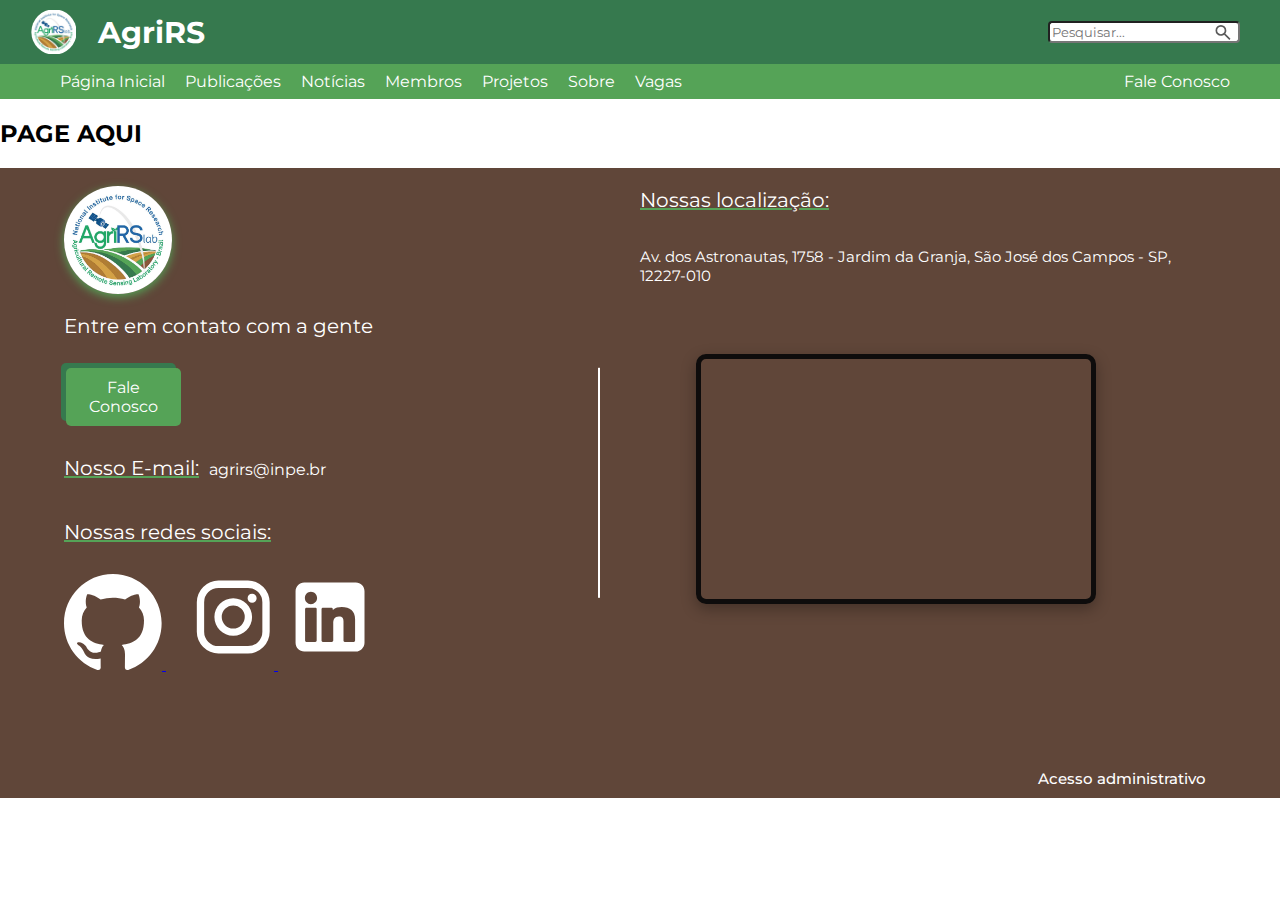
<file: Paginas/HeaderFooter/index.html>
<!DOCTYPE html>
<html lang="pt-BR">
    <head>
        <meta charset="utf-8">
        <title>Notícias AgrRSLAB</title>
        <meta name="viewport" content="width=device-width, initial-scale=1.0"> <!--responsividade-->

        <!-- Linkando o CSS -->
        <link rel="stylesheet" href="style.css">    

        <!-- Importando fontes-->
        <link rel="preconnect" href="https://fonts.googleapis.com">
        <link rel="preconnect" href="https://fonts.gstatic.com" crossorigin>
        <link 
            href="https://fonts.googleapis.com/css2?family=Merriweather:ital,opsz,wdth,wght@0,18..144,87..112,300..900;1,18..144,87..112,300..900&family=Montserrat:ital,wght@0,100..900;1,100..900&display=swap" 
            rel="stylesheet">
      
    
    </head>
    <body>
        <!-- 
        Classe começam com letra minúscula 
        ID com letra  maiúscula 
        Sobretudo tem os mesmos nomes
          -->
        <header>
        <div class="headerTop">
            <img class="imageLogo" src="imagens\logo.png" alt="Logo do site">
            <h1 class="h1HEADER">AgriRS</h1>

            <div class="searchBar">
                <input id="search" class="inputSearch" type="search" placeholder="Pesquisar...">
                <button id="searchBtn" class="searchBtn">
                    <svg 
                    xmlns="http://www.w3.org/2000/svg"
                      height="24px" 
                      viewBox="0 -960 960 960"
                      width="20px" 
                      fill="#5A5A5A">
                      <path 
                      d="M784-120 532-372q-30 24-69 38t-83 14q-109 0-184.5-75.5T120-580q0-109 75.5-184.5T380-840q109 0 184.5 75.5T640-580q0 44-14 83t-38 69l252 252-56 56ZM380-400q75 0 127.5-52.5T560-580q0-75-52.5-127.5T380-760q-75 0-127.5 52.5T200-580q0 75 52.5 127.5T380-400Z"/>
                    </svg>
                </button>
            </div>

        </div>
        <div class="headerBottom">
            <nav id="navHeader" class="navBar">
                <ul class="ulNav">
                    <li><a class="decorationHeaderMenu" href="#">Página Inicial</a></li>
                    <li><a class="decorationHeaderMenu" href="#">Publicações</a></li>
                    <li><a class="decorationHeaderMenu" href="#">Notícias</a></li>
                    <li><a class="decorationHeaderMenu" href="#">Membros</a></li>
                    <li><a class="decorationHeaderMenu" href="#">Projetos</a></li>
                    <li><a class="decorationHeaderMenu" href="#">Sobre</a></li>
                    <li><a class="decorationHeaderMenu" href="#">Vagas</a></li>
                    <li class="item-direita"><a class="decorationHeaderMenu alignFaleConosco" href="#">Fale Conosco</a></li>
                </ul>
            </nav>
        </div>   
        </header>

        <main>
            
        <h2> PAGE AQUI</h2>
       

        </main>

        <footer>
       <div id="FooterDad" class="footerDad">
            <div id="FooterSectionOne" class="footerSection">
                <div id="LogoFooterSection" 
                    class="logoFooterSection">
                    <img class="imageLogoFooter" 
                    src="imagens\logo.png" 
                    alt="Logo do site">
                </div>
                <p style="font-size: 20px">Entre em contato com a gente</p>
                <button id="ButtonFooter" class="buttonFooter">Fale Conosco</button>
                <div class="emailLineFooter">
                    <p id="TextFooter" class="textFooter">Nosso E-mail:</p>
                    <p style="font-size: 16px">agrirs@inpe.br</p>
                </div>
               
                <p class="textFooter">Nossas redes sociais:</p>
                <div id="ImagensFooter" class="imagensFooter">   
                    <a 
                    id="GitLink"
                    href="https://www.instagram.com/" 
                    target="_blank" 
                    rel="noopener noreferrer">
                        <svg 
                            width="98" 
                            height="96" 
                            xmlns="http://www.w3.org/2000/svg">
                            <path 
                                fill-rule="evenodd" 
                                clip-rule="evenodd" 
                                d="M48.854 0C21.839 0 0 22 0 49.217c0 21.756 13.993 40.172 33.405 46.69 2.427.49 3.316-1.059 3.316-2.362 0-1.141-.08-5.052-.08-9.127-13.59 2.934-16.42-5.867-16.42-5.867-2.184-5.704-5.42-7.17-5.42-7.17-4.448-3.015.324-3.015.324-3.015 4.934.326 7.523 5.052 7.523 5.052 4.367 7.496 11.404 5.378 14.235 4.074.404-3.178 1.699-5.378 3.074-6.6-10.839-1.141-22.243-5.378-22.243-24.283 0-5.378 1.94-9.778 5.014-13.2-.485-1.222-2.184-6.275.486-13.038 0 0 4.125-1.304 13.426 5.052a46.97 46.97 0 0 1 12.214-1.63c4.125 0 8.33.571 12.213 1.63 9.302-6.356 13.427-5.052 13.427-5.052 2.67 6.763.97 11.816.485 13.038 3.155 3.422 5.015 7.822 5.015 13.2 0 18.905-11.404 23.06-22.324 24.283 1.78 1.548 3.316 4.481 3.316 9.126 0 6.6-.08 11.897-.08 13.526 0 1.304.89 2.853 3.316 2.364 19.412-6.52 33.405-24.935 33.405-46.691C97.707 22 75.788 0 48.854 0z" 
                                fill="#fff"/>
                        </svg>
                    </a>
                    <a 
                    id="LinkIndLink"
                    href="https://www.instagram.com/" 
                    target="_blank" 
                    rel="noopener noreferrer">
                        <svg 
                            fill="#ffffff"  
                            width="108" 
                            height="106" 
                            viewBox="-4 0 32 32" 
                            xmlns="http://www.w3.org/2000/svg">
                         <path d="M20.445 5h-8.891A6.559 6.559 0 0 0 5 11.554v8.891A6.559 6.559 0 0 0 11.554 27h8.891a6.56 6.56 0 0 0 6.554-6.555v-8.891A6.557 6.557 0 0 0 20.445 5zm4.342 15.445a4.343 4.343 0 0 1-4.342 4.342h-8.891a4.341 4.341 0 0 1-4.341-4.342v-8.891a4.34 4.34 0 0 1 4.341-4.341h8.891a4.342 4.342 0 0 1 4.341 4.341l.001 8.891z"/>
                         <path d="M16 10.312c-3.138 0-5.688 2.551-5.688 5.688s2.551 5.688 5.688 5.688 5.688-2.551 5.688-5.688-2.55-5.688-5.688-5.688zm0 9.163a3.475 3.475 0 1 1-.001-6.95 3.475 3.475 0 0 1 .001 6.95zM21.7 8.991a1.363 1.363 0 1 1-1.364 1.364c0-.752.51-1.364 1.364-1.364z"/>
                        </svg>
                    </a>
                    <a 
                    id="InstagramLink"
                    href="https://www.instagram.com/" 
                    target="_blank" 
                    rel="noopener noreferrer">
                        <svg 
                            fill="#ffffff"  
                            width="108" 
                            height="106" 
                            viewBox="-5 0 32 32" 
                            version="1.1" 
                            xmlns="http://www.w3.org/2000/svg">
                            <title>linkedin</title>
                            <path d="M0 8.219v15.563c0 1.469 1.156 2.625 2.625 2.625h15.563c0.719 0 1.406-0.344 1.844-0.781 0.469-0.469 0.781-1.063 0.781-1.844v-15.563c0-1.469-1.156-2.625-2.625-2.625h-15.563c-0.781 0-1.375 0.313-1.844 0.781-0.438 0.438-0.781 1.125-0.781 1.844zM2.813 10.281c0-1 0.813-1.875 1.813-1.875 1.031 0 1.875 0.875 1.875 1.875 0 1.031-0.844 1.844-1.875 1.844-1 0-1.813-0.813-1.813-1.844zM7.844 23.125v-9.531c0-0.219 0.219-0.406 0.375-0.406h2.656c0.375 0 0.375 0.438 0.375 0.719 0.75-0.75 1.719-0.938 2.719-0.938 2.438 0 4 1.156 4 3.719v6.438c0 0.219-0.188 0.406-0.375 0.406h-2.75c-0.219 0-0.375-0.219-0.375-0.406v-5.813c0-0.969-0.281-1.5-1.375-1.5-1.375 0-1.719 0.906-1.719 2.125v5.188c0 0.219-0.219 0.406-0.438 0.406h-2.719c-0.156 0-0.375-0.219-0.375-0.406zM2.875 23.125v-9.531c0-0.219 0.219-0.406 0.375-0.406h2.719c0.25 0 0.406 0.156 0.406 0.406v9.531c0 0.219-0.188 0.406-0.406 0.406h-2.719c-0.188 0-0.375-0.219-0.375-0.406z"></path>
                        </svg>
                    </a>
                </div>
            </div>
            <div id="FooterSectionTwo"class="footerSection">
                <p class="textFooter">Nossas localização:</p>
                <p style="font-size: 15px">
                    Av. dos Astronautas, 1758 - Jardim da Granja, São José dos Campos - SP, 12227-010
                </p>
                <div id="Map">
                    <iframe
                         class="mapa-estilizado" 
                         src="https://www.google.com/maps/embed?pb=!1m18!1m12!1m3!1d3667.625695692633!2d-45.86240292394749!3d-23.182866647225646!2m3!1f0!2f0!3f0!3m2!1i1024!2i768!4f13.1!3m3!1m2!1s0x94cc4e870c5e7b7d%3A0x7d28e6c78a2d1d5b!2sAv.%20dos%20Astronautas%2C%201758%20-%20Jardim%20da%20Granja%2C%20S%C3%A3o%20Jos%C3%A9%20dos%20Campos%20-%20SP%2C%2012227-010!5e0!3m2!1spt-BR!2sbr!4v1728777400618!5m2!1spt-BR!2sbr" 
                         width="400" 
                         height="250" 
                         allowfullscreen="" 
                         loading="lazy" 
                         referrerpolicy="no-referrer-when-downgrade">
                    </iframe>
               </div>
               <a id="AdmAcess" href="#">Acesso administrativo</a> 
            </div>    
       </div>
        </footer>
    </body>
    
  
</html>
</file>
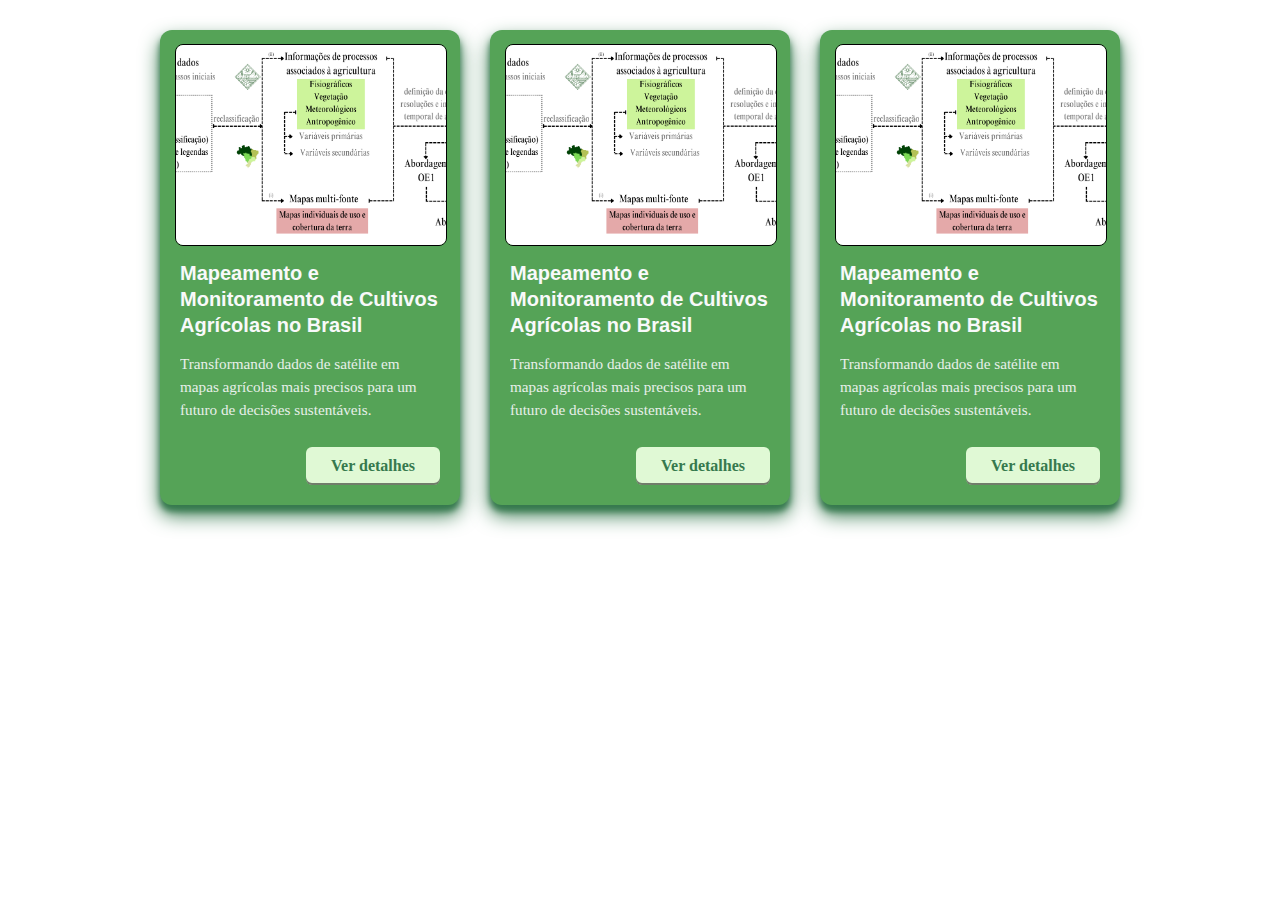
<file: Paginas/pagina-projetos/index.html>
<!DOCTYPE html>
<html lang="pt-br">

<head>
    <meta charset="UTF-8">
    <meta name="viewport" content="width=device-width, initial-scale=1.0">
    <title>Projetos</title>
    <link rel="stylesheet" href="style.css">
</head>

<body>
    <div class="container-projetos">
        <div class="card-projeto">
            <div class="card-imagem">
                <img src="../../imagens/2.1 Projetos/Figura_P1_PS.png" alt="Exemplo de monitoramento de cultivos">
            </div>
            <div class="card-conteudo">
                <h2 class="card-titulo">Mapeamento e Monitoramento de Cultivos Agrícolas no Brasil </h2>
                <p class="card-resumo">Transformando dados de satélite em mapas agrícolas mais precisos para um futuro
                    de decisões sustentáveis.</p>
                <a href="#" class="card-botao">Ver detalhes</a>
            </div>
        </div>

        <div class="card-projeto">
            <div class="card-imagem">
                <img src="../../imagens/2.1 Projetos/Figura_P1_PS.png" alt="Exemplo de monitoramento de cultivos">
            </div>
            <div class="card-conteudo">
                <h2 class="card-titulo">Mapeamento e Monitoramento de Cultivos Agrícolas no Brasil </h2>
                <p class="card-resumo">Transformando dados de satélite em mapas agrícolas mais precisos para um futuro
                    de decisões sustentáveis.</p>
                <a href="#" class="card-botao">Ver detalhes</a>
            </div>
        </div>

        <div class="card-projeto">
            <div class="card-imagem">
                <img src="../../imagens/2.1 Projetos/Figura_P1_PS.png" alt="Exemplo de monitoramento de cultivos">
            </div>
            <div class="card-conteudo">
                <h2 class="card-titulo">Mapeamento e Monitoramento de Cultivos Agrícolas no Brasil </h2>
                <p class="card-resumo">Transformando dados de satélite em mapas agrícolas mais precisos para um futuro
                    de decisões sustentáveis.</p>
                <a href="#" class="card-botao">Ver detalhes</a>
            </div>
        </div>
    </div>
</body>
</html>
</file>
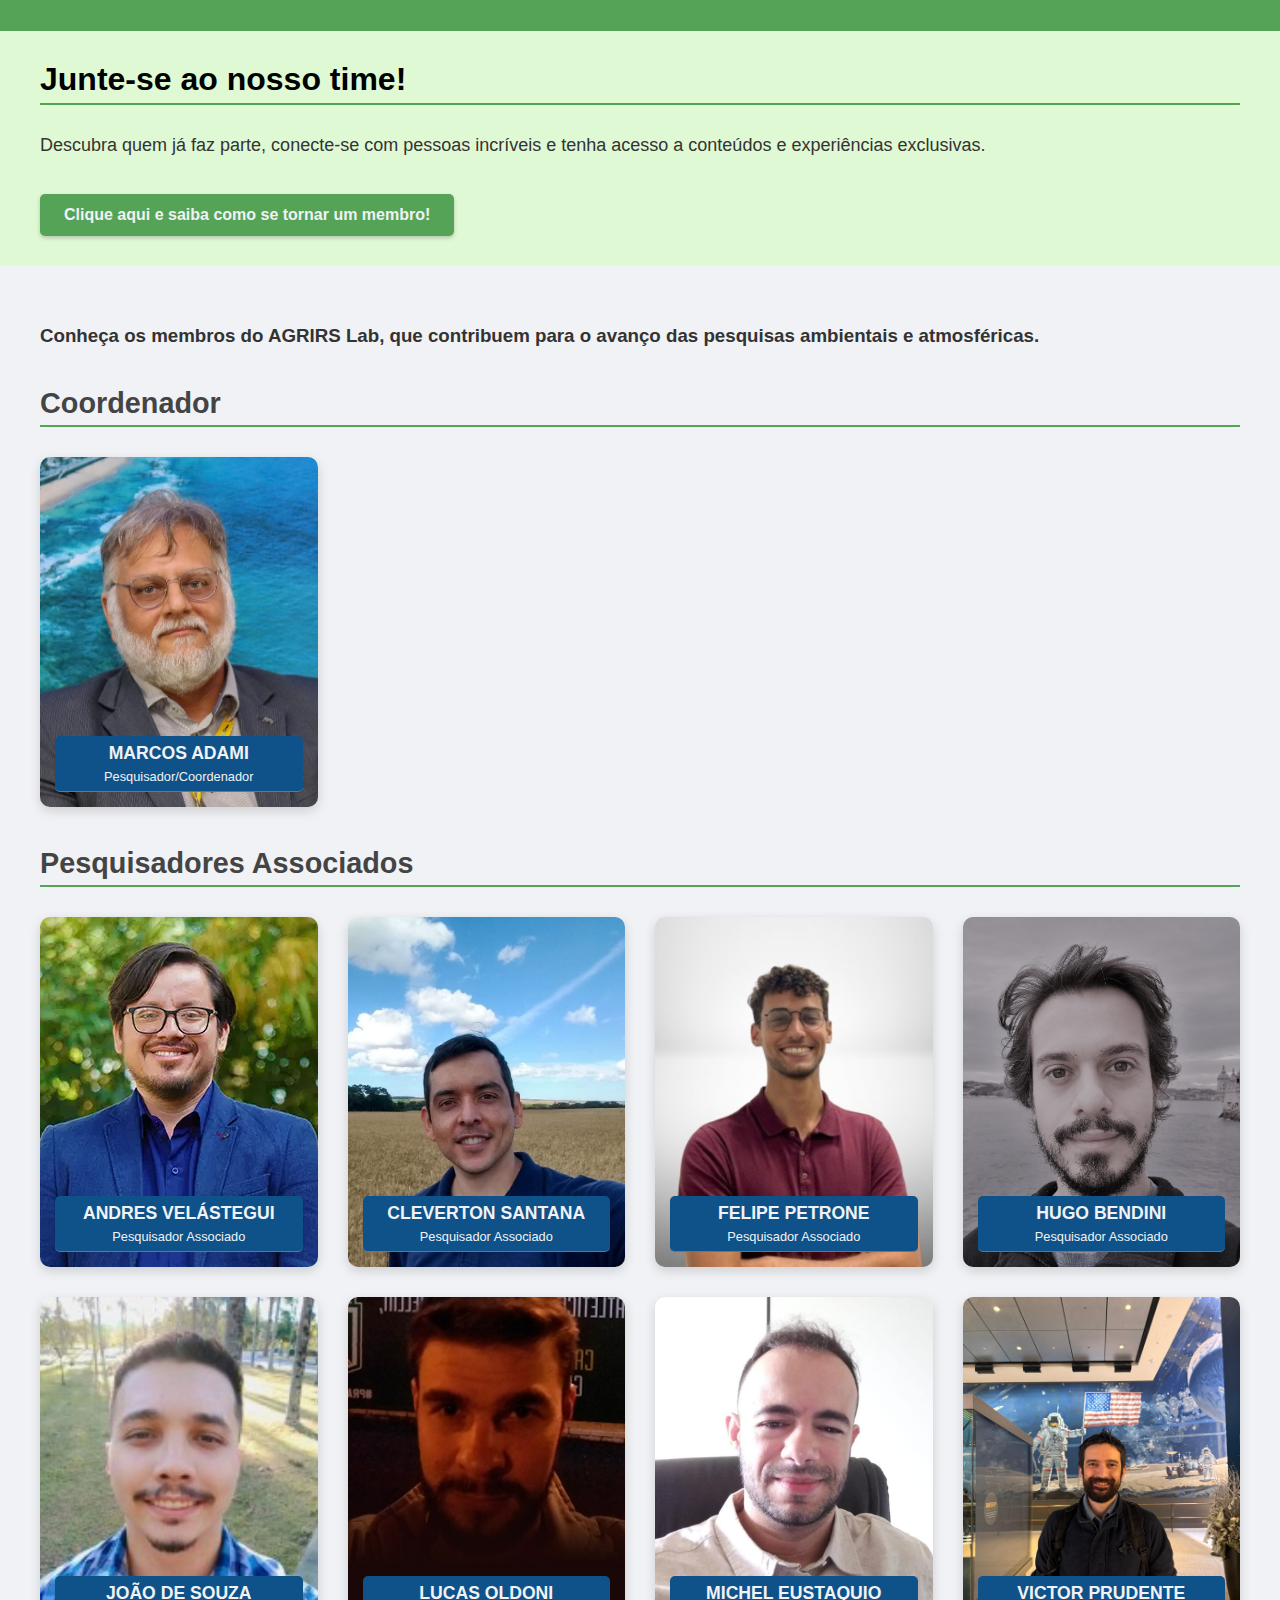
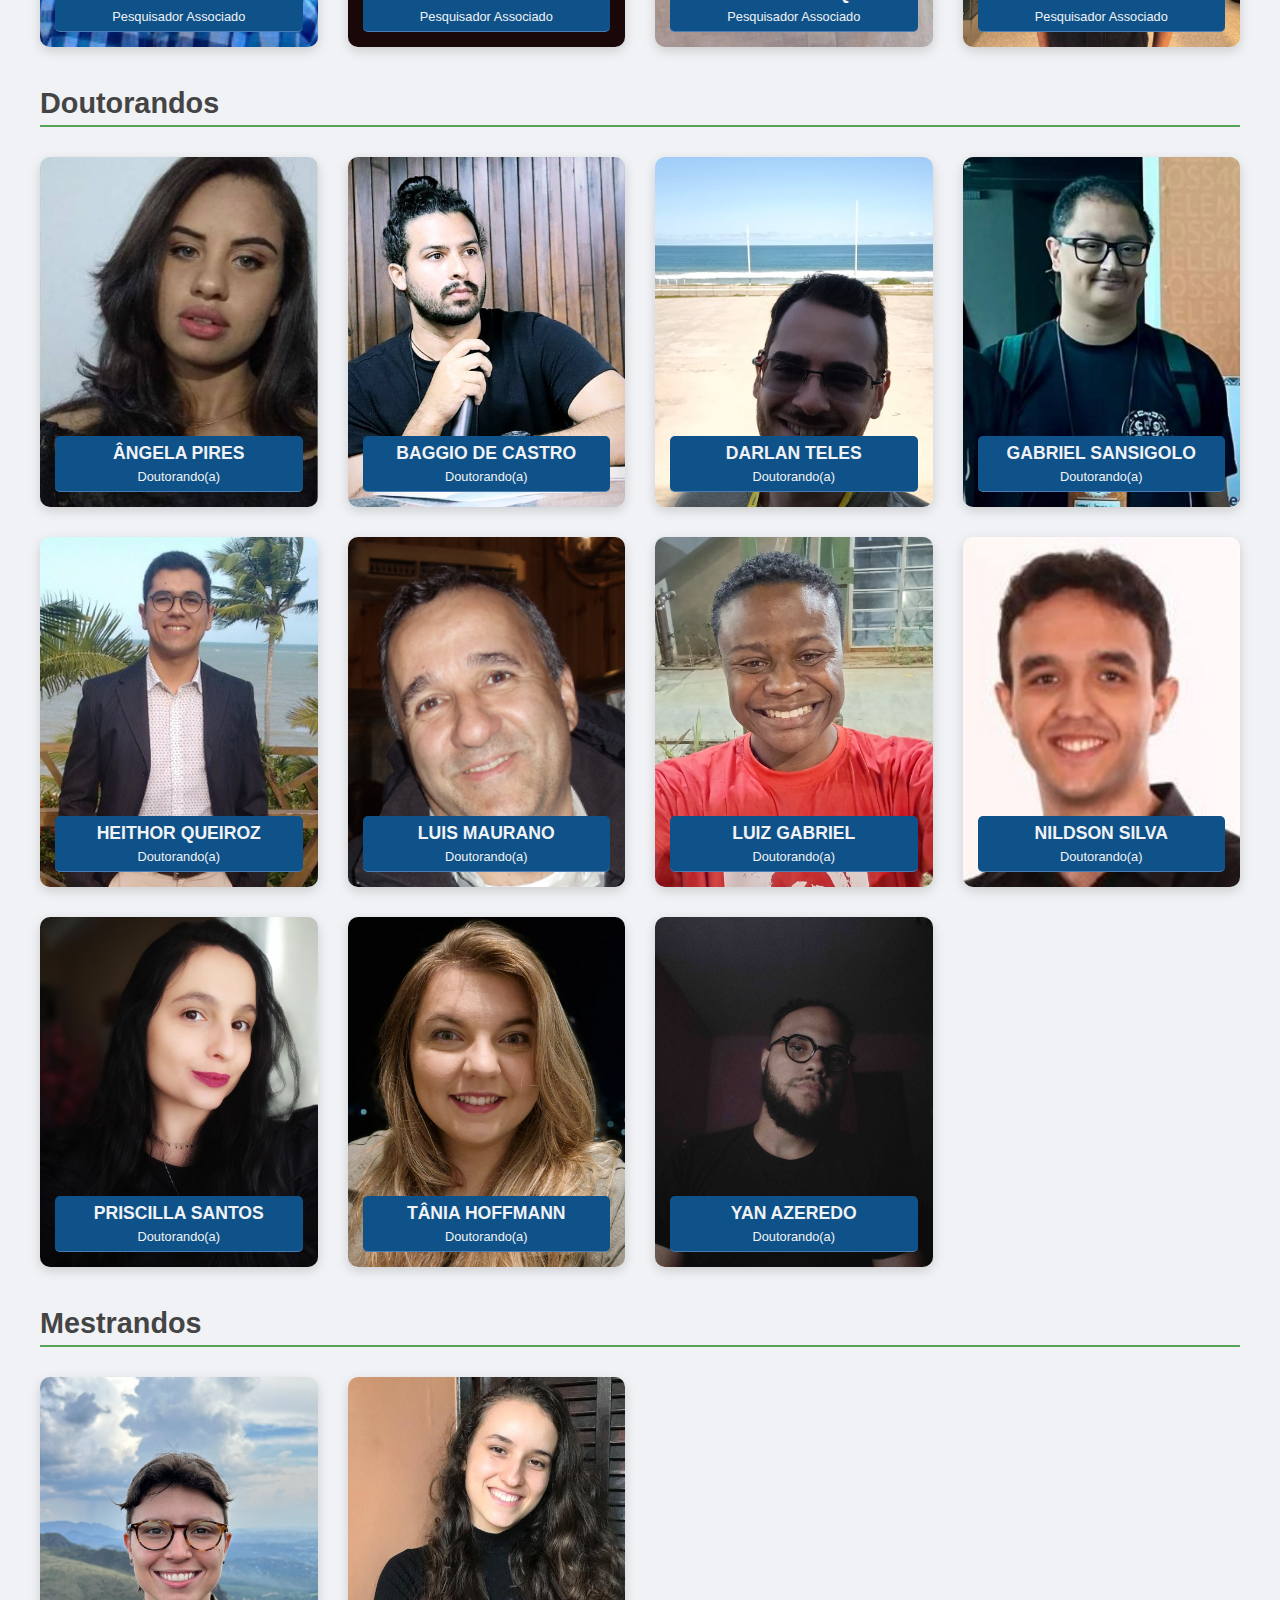
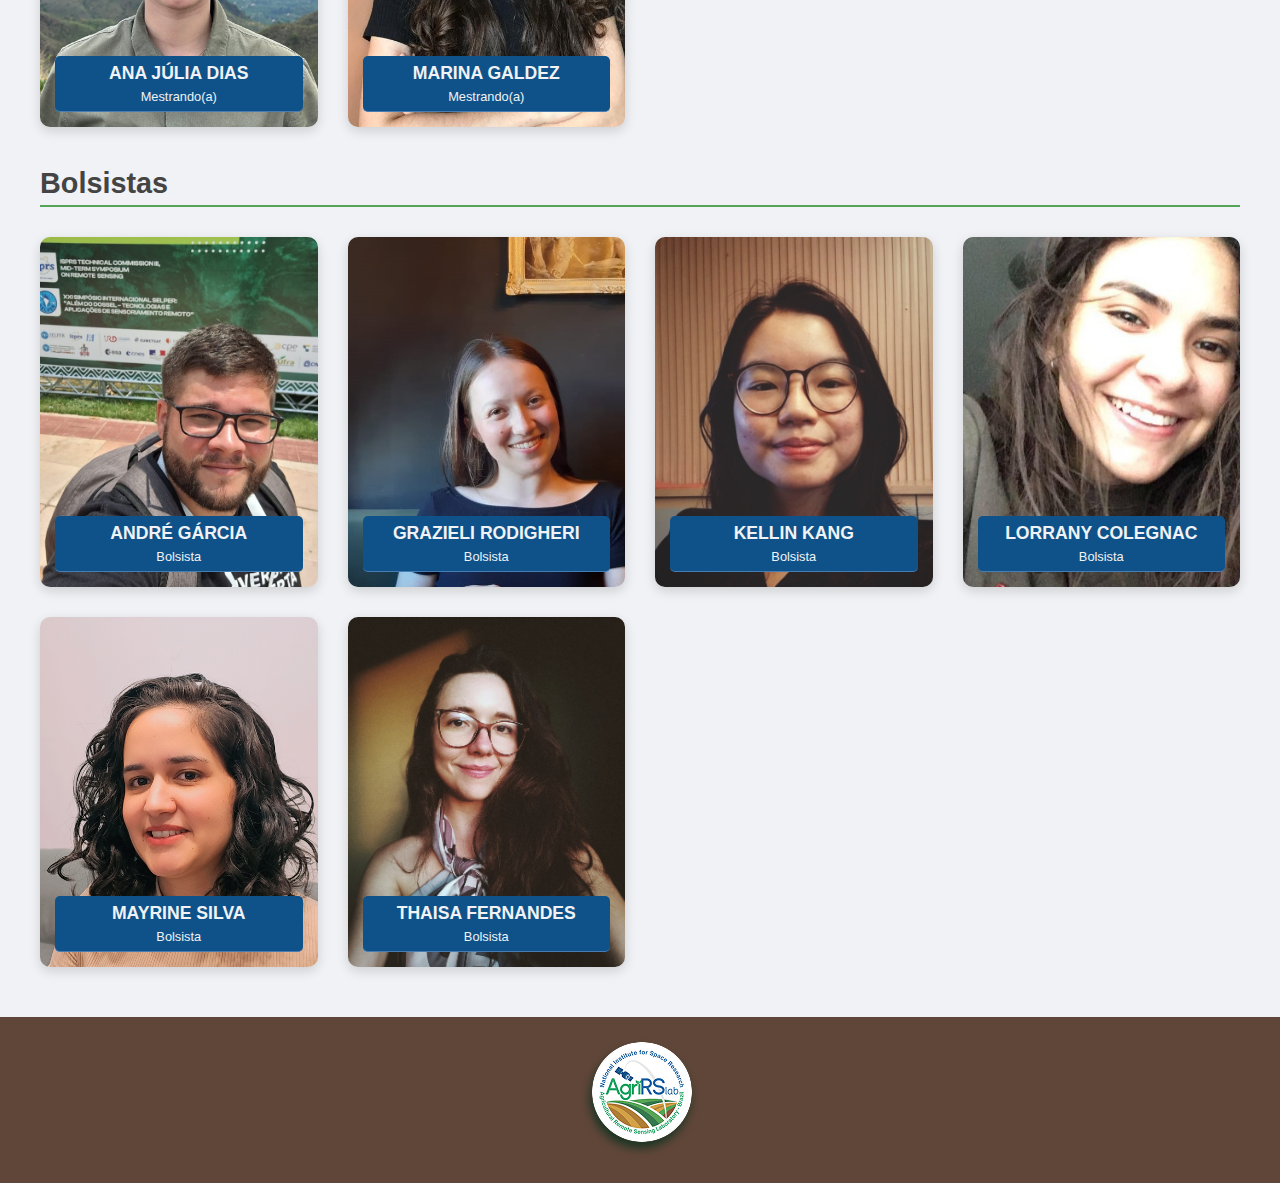
<file: Paginas/pagina-membros/membros.html>
<!DOCTYPE html>
<html lang="pt-BR">

<head>
    <meta charset="UTF-8">
    <meta name="viewport" content="width=device-width, initial-scale=1.0">
    <title>Membros AgriRSLab</title>
    <link rel="stylesheet" href="membros.css">
    <meta name="viewport" content="width=device-width, initial-scale=1.0">
</head>

<header class="header">
</header>

<div class="junte-time">
    <div class="container">
        <h2>Junte-se ao nosso time!</h2>
        <h3>Descubra quem já faz parte, conecte-se com pessoas incríveis e tenha acesso a conteúdos e experiências
            exclusivas.</h3>
        <a href="../" class="btn"> Clique aqui e saiba como se tornar um membro!</a>
    </div>
</div>

<main class="container">

    <h3>Conheça os membros do AGRIRS Lab, que contribuem para o avanço das pesquisas ambientais e atmosféricas.</h3>

    <section id="coordenador">
        <h2>Coordenador</h2>
        <div class="grade-membros">
            <div class="card-membro">
                <div class="card-frente"><img src="../../imagens/1.2 Equipe/Marcos_Adami.jpg" alt="Foto do Membro">
                    <div class="nome-membro-banner">
                        <h3>MARCOS ADAMI</h3>
                        <p>Pesquisador/Coordenador</p>
                    </div>
                </div>
                <div class="card-verso">
                    <p>Pesquisador titular do INPE, formado em Ciências Econômicas e com mestrado e doutorado em
                        Sensoriamento Remoto pela mesma instituição. Atua com sistemas de informação geográfica e
                        sensoriamento remoto, focando em séries temporais, mudanças no uso da terra, amostragem e
                        estatísticas agrícolas. </p>
                    <a href="http://lattes.cnpq.br/7484071887086439" class="lattes-link" title="Currículo Lattes"><span
                            class="lattes-ver">Ver</span><span class="lattes-curriculo">CURRICULO</span><span
                            class="lattes-lattes">LATTES</span></a>
                </div>
            </div>
        </div>
    </section>

    <section id="pesquisadores">
        <h2>Pesquisadores Associados</h2>
        <div class="grade-membros">
            <div class="card-membro">
                <div class="card-frente"><img src="../../imagens/1.2 Equipe/Andres_V.png" alt="Foto">
                    <div class="nome-membro-banner">
                        <h3>ANDRES VELÁSTEGUI</h3>
                        <p>Pesquisador Associado</p>
                    </div>
                </div>
                <div class="card-verso">
                    <p>Engenheiro Mecânico (ESPOL-Equador), mestre em Engenharia Ambiental (UB-Espanha) e doutor em
                        Ciências Ambientais (UFPA). Atualmente é professor na ESPOL, com experiência em geociências
                        e engenharia ambiental, focando em SIG, sensoriamento remoto, análise de séries temporais e
                        mudança de uso da terra.</p><a
                        href="https://www.escavador.com/sobre/10868535/andres-danilo-velastegui-montoya"
                        class="lattes-link" title="Currículo Lattes"><span class="lattes-ver">Ver</span><span
                            class="lattes-curriculo">CURRICULO</span><span class="lattes-lattes">LATTES</span></a>
                </div>
            </div>
            <div class="card-membro">
                <div class="card-frente"><img src="../../imagens/1.2 Equipe/Cleverton_Santana.jpeg" alt="Foto">
                    <div class="nome-membro-banner">
                        <h3>CLEVERTON SANTANA</h3>
                        <p>Pesquisador Associado</p>
                    </div>
                </div>
                <div class="card-verso">
                    <p>Engenheiro Agrônomo com mestrado em Agricultura e doutorado em Sensoriamento Remoto. Atua na
                        Conab como analista, pesquisando monitoramento agrícola com foco em estádios fenológicos,
                        estimativas de área e produtividade, e classificação de culturas via sensoriamento remoto.
                    </p><a href="https://lattes.cnpq.br/6403186357124271." class="lattes-link"
                        title="Currículo Lattes"><span class="lattes-ver">Ver</span><span
                            class="lattes-curriculo">CURRICULO</span><span class="lattes-lattes">LATTES</span></a>
                </div>
            </div>
            <div class="card-membro">
                <div class="card-frente"><img src="../../imagens/1.2 Equipe/Felipe_Petrone.jpeg" alt="Foto">
                    <div class="nome-membro-banner">
                        <h3>FELIPE PETRONE</h3>
                        <p>Pesquisador Associado</p>
                    </div>
                </div>
                <div class="card-verso">
                    <p>Especialista GIS na VEGA Monitoramento, é Engenheiro Cartógrafo com mestrado em Sensoriamento
                        Remoto. Possui experiência em processamento de dados geoespaciais para agricultura,
                        desenvolvendo modelos de produtividade e monitoramento de safras com automação de fluxos em
                        Python e Google Earth Engine.</p><a href="https://www.linkedin.com/in/felipe-gomes-petrone/"
                        class="lattes-link" title="Currículo Lattes"><span class="lattes-ver">Ver</span><span
                            class="lattes-curriculo">CURRICULO</span><span class="lattes-lattes">LATTES</span></a>
                </div>
            </div>
            <div class="card-membro">
                <div class="card-frente"><img src="../../imagens/1.2 Equipe/hbendini.jpg" alt="Foto">
                    <div class="nome-membro-banner">
                        <h3>HUGO BENDINI</h3>
                        <p>Pesquisador Associado</p>
                    </div>
                </div>
                <div class="card-verso">
                    <p>Engenheiro Agrônomo (UNESP), mestre em Ciência da Computação (UFSCar) e doutor em
                        Sensoriamento Remoto (INPE/Humboldt-Berlin). Pesquisa sensoriamento remoto agrícola, machine
                        learning e análise de séries temporais de imagens de satélite. Domina R, Python e computação
                        em nuvem (Google Earth Engine).</p><a
                        href="https://www.escavador.com/sobre/5610465/hugo-do-nascimento-bendini" class="lattes-link"
                        title="Currículo Lattes"><span class="lattes-ver">Ver</span><span
                            class="lattes-curriculo">CURRICULO</span><span class="lattes-lattes">LATTES</span></a>
                </div>
            </div>
            <div class="card-membro">
                <div class="card-frente"><img src="../../imagens/1.2 Equipe/João_de_Souza.jpeg" alt="Foto">
                    <div class="nome-membro-banner">
                        <h3>JOÃO DE SOUZA</h3>
                        <p>Pesquisador Associado</p>
                    </div>
                </div>
                <div class="card-verso">
                    <p>Bacharel em Ciência Ambiental (UFF) e mestre em Sensoriamento Remoto (INPE). Atua como
                        Analista de Sensoriamento Remoto no PRODES Amazônia (INPE/CNPq), participando do mapeamento
                        anual do desmatamento na Amazônia, em projetos para a União Europeia e na detecção de
                        desmatamento no Pantanal.</p><a href="https://www.linkedin.com/in/joaopedrodsc/"
                        class="lattes-link" title="Currículo Lattes"><span class="lattes-ver">Ver</span><span
                            class="lattes-curriculo">CURRICULO</span><span class="lattes-lattes">LATTES</span></a>
                </div>
            </div>
            <div class="card-membro">
                <div class="card-frente"><img src="../../imagens/1.2 Equipe/Lucas-Oldoni-3.jpg" alt="Foto">
                    <div class="nome-membro-banner">
                        <h3>LUCAS OLDONI</h3>
                        <p>Pesquisador Associado</p>
                    </div>
                </div>
                <div class="card-verso">
                    <p>Doutor em Sensoriamento Remoto no Instituto Nacional de Pesquisas Espaciais (INPE). Graduação
                        (2016) e mestrado (2018) em Engenharia Agrícola pelo Universidade Estadual do Oeste do
                        Paraná (UNIOESTE). Tem experiência na área de Engenharia Agrícola, atuando principalmente
                        nos seguintes temas: sensoriamento remoto agrícola, perfil temporal, índice de vegetação,
                        estimativa de safras, agricultura de precisão.</p><a
                        href="https://www.escavador.com/sobre/7711778/lucas-volochen-oldoni" class="lattes-link"
                        title="Currículo Lattes"><span class="lattes-ver">Ver</span><span
                            class="lattes-curriculo">CURRICULO</span><span class="lattes-lattes">LATTES</span></a>
                </div>
            </div>
            <div class="card-membro">
                <div class="card-frente"><img src="../../imagens/1.2 Equipe/doc-michel.jpg" alt="Foto">
                    <div class="nome-membro-banner">
                        <h3>MICHEL EUSTAQUIO</h3>
                        <p>Pesquisador Associado</p>
                    </div>
                </div>
                <div class="card-verso">
                    <p>Professor Doutor na UNESP com doutorado premiado pela CAPES em Engenharia Agrícola e
                        pós-doutorado no INPE. Pesquisador especialista em sensoriamento remoto aplicado ao
                        monitoramento agrícola e ambiental dos biomas Amazônia e Cerrado, com passagens pela EMBRAPA
                        e pelo projeto de mapeamento do CAR.</p><a href="http://lattes.cnpq.br/0567206071250904"
                        class="lattes-link" title="Currículo Lattes"><span class="lattes-ver">Ver</span><span
                            class="lattes-curriculo">CURRICULO</span><span class="lattes-lattes">LATTES</span></a>
                </div>
            </div>
            <div class="card-membro">
                <div class="card-frente"><img src="../../imagens/1.2 Equipe/Victor Prudente.jpg" alt="Foto">
                    <div class="nome-membro-banner">
                        <h3>VICTOR PRUDENTE</h3>
                        <p>Pesquisador Associado</p>
                    </div>
                </div>
                <div class="card-verso">
                    <p>Pesquisador de pós-doutorado na Universidade de Michigan, com doutorado em Sensoriamento
                        Remoto (INPE) e formação em Engenharia Agrícola (Unioeste). Atua com sensoriamento remoto
                        agrícola, SAR, multisensores, mudanças no uso da terra e agricultura familiar.</p><a
                        href="http://lattes.cnpq.br/6154929133513022" class="lattes-link" title="Currículo Lattes"><span
                            class="lattes-ver">Ver</span><span class="lattes-curriculo">CURRICULO</span><span
                            class="lattes-lattes">LATTES</span></a>
                </div>
            </div>
        </div>
    </section>

    <section id="doutorandos">
        <h2>Doutorandos</h2>
        <div class="grade-membros">
            <div class="card-membro">
                <div class="card-frente"><img src="../../imagens/1.2 Equipe/Angêla.jpeg" alt="Foto">
                    <div class="nome-membro-banner">
                        <h3>ÂNGELA PIRES</h3>
                        <p>Doutorando(a)</p>
                    </div>
                </div>
                <div class="card-verso">
                    <p>Engenheira Cartográfica e de Agrimensura pelo IFG. Possui experiência profissional no INCRA
                        com a elaboração de mapas temáticos para georreferenciamento de imóveis rurais. Na academia,
                        pesquisou a combinação de imagens ópticas e SAR em nuvem (GEE) para mapear o uso e cobertura
                        da terra.</p><a href="https://www.linkedin.com/in/angela-gabrielly-pires-silva/"
                        class="lattes-link" title="Currículo Lattes"><span class="lattes-ver">Ver</span><span
                            class="lattes-curriculo">CURRICULO</span><span class="lattes-lattes">LATTES</span></a>
                </div>
            </div>
            <div class="card-membro">
                <div class="card-frente"><img src="../../imagens/1.2 Equipe/baggio.jpeg" alt="Foto">
                    <div class="nome-membro-banner">
                        <h3>BAGGIO DE CASTRO</h3>
                        <p>Doutorando(a)</p>
                    </div>
                </div>
                <div class="card-verso">
                    <p>Bacharel em Matemática Computacional, formado pela Universidade Federal Fluminense, com
                        mestrado em Computação Aplicada pelo Instituto Nacional de Pesquisas Espaciais e
                        especialização em Ciência de Dados Geoespaciais. Tem experiência e interesse em
                        Processamento de Imagens. Possui conhecimento em linguagens de programação como C/C++, Java,
                        Python, R e Shell Script, além de Computação de Alto Desempenho.</p><a
                        href="https://www.linkedin.com/in/baggio-castro/" class="lattes-link"
                        title="Currículo Lattes"><span class="lattes-ver">Ver</span><span
                            class="lattes-curriculo">CURRICULO</span><span class="lattes-lattes">LATTES</span></a>
                </div>
            </div>
            <div class="card-membro">
                <div class="card-frente"><img src="../../imagens/1.2 Equipe/Darlan_Teles.jpeg" alt="Foto">
                    <div class="nome-membro-banner">
                        <h3>DARLAN TELES</h3>
                        <p>Doutorando(a)</p>
                    </div>
                </div>
                <div class="card-verso">
                    <p>Doutorando em Sensoriamento Remoto no Instituto Nacional de Pesquisas Espaciais (INPE) com
                        ênfase em indicadores remoto para qualidade de pastagens no Cerrado. Mestre em Meteorologia
                        Aplicada na Universidade Federal de Viçosa (UFV). Engenheiro Agrícola formado pela
                        Universidade Federal de Sergipe (UFS).</p><a href="http://lattes.cnpq.br/2688151470890069"
                        class="lattes-link" title="Currículo Lattes"><span class="lattes-ver">Ver</span><span
                            class="lattes-curriculo">CURRICULO</span><span class="lattes-lattes">LATTES</span></a>
                </div>
            </div>
            <div class="card-membro">
                <div class="card-frente"><img src="../../imagens/1.2 Equipe/Gabriel_Sansigolo.jpeg" alt="Foto">
                    <div class="nome-membro-banner">
                        <h3>GABRIEL SANSIGOLO</h3>
                        <p>Doutorando(a)</p>
                    </div>
                </div>
                <div class="card-verso">
                    <p>Doutorando em Computação Aplicada pelo Instituto Nacional de Pesquisas Espaciais. Mestre em
                        Computação Aplicada e Tecnólogo em Análise e Desenvolvimento de Sistemas. Tem experiência na
                        área de Ciência da Computação, com ênfase em Geoinformática. Atualmente é pesquisador da
                        Fundação para o Desenvolvimento Científico e Tecnológico em Saúde e desenvolvedor Full-stack
                        nos Projetos Brazil Data Cube e HARMONIZE. </p><a href="http://lattes.cnpq.br/4094434844735694"
                        class="lattes-link" title="Currículo Lattes"><span class="lattes-ver">Ver</span><span
                            class="lattes-curriculo">CURRICULO</span><span class="lattes-lattes">LATTES</span></a>
                </div>
            </div>
            <div class="card-membro">
                <div class="card-frente"><img src="../../imagens/1.2 Equipe/heithor.jpeg" alt="Foto">
                    <div class="nome-membro-banner">
                        <h3>HEITHOR QUEIROZ</h3>
                        <p>Doutorando(a)</p>
                    </div>
                </div>
                <div class="card-verso">
                    <p>Professor no IF Baiano, é Doutorando em Sensoriamento Remoto (INPE), Mestre em Ciências
                        Geodésicas (UFPE) e Graduado em Geoprocessamento (IFPB). Desenvolve um projeto de inovação
                        (spin-off GeotipAI) aplicando imagens de satélite na agricultura e tem experiência como
                        analista GIS no INSA.</p><a href="https://www.linkedin.com/in/geotip-ai/" class="lattes-link"
                        title="Currículo Lattes"><span class="lattes-ver">Ver</span><span
                            class="lattes-curriculo">CURRICULO</span><span class="lattes-lattes">LATTES</span></a>
                </div>
            </div>
            <div class="card-membro">
                <div class="card-frente"><img src="../../imagens/1.2 Equipe/luiz Maurano.png" alt="Foto">
                    <div class="nome-membro-banner">
                        <h3>LUIS MAURANO</h3>
                        <p>Doutorando(a)</p>
                    </div>
                </div>
                <div class="card-verso">
                    <p>Doutorando em Sensoriamento Remoto no INPE. Mestre em Sensoriamento Remoto pelo INPE. Possui
                        graduação de Tecnólogo em Processamento de Dados pelo Mackenzie (1988). Atualmente é
                        Tecnologista Sênior III da Divisão de Processamento de Imagens (DPI) do INPE com atuação no
                        Programa Biomas BR - PRODES, DETER e TERRACLASS. </p><a
                        href="http://lattes.cnpq.br/8242319727045776" class="lattes-link" title="Currículo Lattes"><span
                            class="lattes-ver">Ver</span><span class="lattes-curriculo">CURRICULO</span><span
                            class="lattes-lattes">LATTES</span></a>
                </div>
            </div>
            <div class="card-membro">
                <div class="card-frente"><img src="../../imagens/1.2 Equipe/Luiz_Gabriel.gif" alt="Foto">
                    <div class="nome-membro-banner">
                        <h3>LUIZ GABRIEL</h3>
                        <p>Doutorando(a)</p>
                    </div>
                </div>
                <div class="card-verso">
                    <p>Doutorando em Sensoriamento Remoto no Programa de Pós Graduação em Sensoriamento Remoto do
                        INPE. Possui graduação e mestrado em Engenharia Agronômica (UFSCar) e graduação em Ciências
                        Moleculares (USP). Possui experiência em ciência de dados e tem interesse em processos de
                        mudança de uso da terra e ordenamento territorial, meteorologia e ecologia.</p><a
                        href="https://lattes.cnpq.br/9832175220121645" class="lattes-link"
                        title="Currículo Lattes"><span class="lattes-ver">Ver</span><span
                            class="lattes-curriculo">CURRICULO</span><span class="lattes-lattes">LATTES</span></a>
                </div>
            </div>
            <div class="card-membro">
                <div class="card-frente"><img src="../../imagens/1.2 Equipe/Nildson_Silva.jpg" alt="Foto">
                    <div class="nome-membro-banner">
                        <h3>NILDSON SILVA</h3>
                        <p>Doutorando(a)</p>
                    </div>
                </div>
                <div class="card-verso">
                    <p>Engenheiro Agrônomo (UFRPE) com graduação-sanduíche no curso de Engenharia Agrícola e do Meio
                        Rural (USC/Espanha) e mestre em Sensoriamento Remoto (INPE). Atualmente doutorando em
                        Sensoriamento Remoto (INPE) e Analista de Geoprocessamento na Serasa Experian.</p><a
                        href="http://lattes.cnpq.br/8478468854171346" class="lattes-link" title="Currículo Lattes"><span
                            class="lattes-ver">Ver</span><span class="lattes-curriculo">CURRICULO</span><span
                            class="lattes-lattes">LATTES</span></a>
                </div>
            </div>
            <div class="card-membro">
                <div class="card-frente"><img src="../../imagens/1.2 Equipe/Priscilla_Santos.jpg" alt="Foto">
                    <div class="nome-membro-banner">
                        <h3>PRISCILLA SANTOS</h3>
                        <p>Doutorando(a)</p>
                    </div>
                </div>
                <div class="card-verso">
                    <p>Engenheira Agrimensora e Cartógrafa, Mestra em Geociências e Especialista em Estatística
                        Aplicada pela Universidade Federal Rural do Rio de Janeiro (UFRRJ). Atualmente, Doutoranda
                        em Sensoriamento Remoto pelo Instituto Nacional de Pesquisas Espaciais (INPE). Possui
                        experiência na área de Geociências, com ênfase em Geomática.</p><a
                        href="http://lattes.cnpq.br/1105545816489485" class="lattes-link" title="Currículo Lattes"><span
                            class="lattes-ver">Ver</span><span class="lattes-curriculo">CURRICULO</span><span
                            class="lattes-lattes">LATTES</span></a>
                </div>
            </div>
            <div class="card-membro">
                <div class="card-frente"><img src="../../imagens/1.2 Equipe/Tania_Hoffmann.jpg" alt="Foto">
                    <div class="nome-membro-banner">
                        <h3>TÂNIA HOFFMANN</h3>
                        <p>Doutorando(a)</p>
                    </div>
                </div>
                <div class="card-verso">
                    <p>Geógrafa pela Universidade Federal de Santa Catarina (UFSC), mestre e atualmente doutoranda
                        em Sensoriamento Remoto pelo Instituto Nacional de Pesquisas Espaciais (INPE), com período
                        sanduíche na Universidade de Maryland (UMD).</p><a href="lattes.cnpq.br/4681448772106846"
                        class="lattes-link" title="Currículo Lattes"><span class="lattes-ver">Ver</span><span
                            class="lattes-curriculo">CURRICULO</span><span class="lattes-lattes">LATTES</span></a>
                </div>
            </div>
            <div class="card-membro">
                <div class="card-frente"><img src="../../imagens/1.2 Equipe/YAN.gif" alt="Foto">
                    <div class="nome-membro-banner">
                        <h3>YAN AZEREDO</h3>
                        <p>Doutorando(a)</p>
                    </div>
                </div>
                <div class="card-verso">
                    <p>Geógrafo pela Universidade Federal Fluminense (UFF) e mestre em Sensoriamento Remoto pelo
                        INPE. Atualmente, é doutorando pelo mesmo instituto, com foco em monitoramento da vegetação
                        nativa no bioma Cerrado. Possui experiência em geoprocessamento, modelagem ambiental e
                        processamento digital de imagens de satélite, com ênfase em estudos de cobertura e uso da
                        terra, desastres naturais e conservação ambiental.</p><a
                        href="http://lattes.cnpq.br/7374513612608164" class="lattes-link" title="Currículo Lattes"><span
                            class="lattes-ver">Ver</span><span class="lattes-curriculo">CURRICULO</span><span
                            class="lattes-lattes">LATTES</span></a>
                </div>
            </div>
        </div>
    </section>

    <section id="mestrandos">
        <h2>Mestrandos</h2>
        <div class="grade-membros">
            <div class="card-membro">
                <div class="card-frente"><img src="../../imagens/1.2 Equipe/Ana_Julia_Dias.gif" alt="Foto">
                    <div class="nome-membro-banner">
                        <h3>ANA JÚLIA DIAS</h3>
                        <p>Mestrando(a)</p>
                    </div>
                </div>
                <div class="card-verso">
                    <p>Mestranda em Sensoriamento Remoto (INPE) e Bacharel em Geografia (UNESP). Sua pesquisa foca
                        na identificação de degradação da vegetação no Cerrado. Atua também no projeto Lethal Psi
                        (Leeds-UK), coletando e processando dados radiométricos da vegetação amazônica, com
                        experiência em geoprocessamento.</p><a href="http://lattes.cnpq.br/3916239078525280"
                        class="lattes-link" title="Currículo Lattes"><span class="lattes-ver">Ver</span><span
                            class="lattes-curriculo">CURRICULO</span><span class="lattes-lattes">LATTES</span></a>
                </div>
            </div>
            <div class="card-membro">
                <div class="card-frente"><img src="../../imagens/1.2 Equipe/Marina_Galdez.gif" alt="Foto">
                    <div class="nome-membro-banner">
                        <h3>MARINA GALDEZ</h3>
                        <p>Mestrando(a)</p>
                    </div>
                </div>
                <div class="card-verso">
                    <p>Engenheira Agrícola e Ambiental formada pela Universidade Federal Fluminense (UFF).
                        Atualmente, mestranda do Programa de Pós Graduação em Sensoriamento Remoto pelo Instituto
                        Nacional de Pesquisas Espaciais (INPE). Desenvolve pesquisas voltadas ao monitoramento
                        agrícola, com foco na estimativa da cobertura do solo por resíduos culturais.</p><a
                        href="http://lattes.cnpq.br/3273203574648394" class="lattes-link" title="Currículo Lattes"><span
                            class="lattes-ver">Ver</span><span class="lattes-curriculo">CURRICULO</span><span
                            class="lattes-lattes">LATTES</span></a>
                </div>
            </div>
        </div>
    </section>

    <section id="bolsistas">
        <h2>Bolsistas</h2>
        <div class="grade-membros">
            <div class="card-membro">
                <div class="card-frente"><img src="../../imagens/1.2 Equipe/Andre_Garcia.jpeg" alt="Foto">
                    <div class="nome-membro-banner">
                        <h3>ANDRÉ GÁRCIA</h3>
                        <p>Bolsista</p>
                    </div>
                </div>
                <div class="card-verso">
                    <p>Agrônomo (IFES) e Doutor em Sensoriamento Remoto (INPE), com foco em aplicações para a
                        agricultura. É membro do AgriRSLab, desenvolvendo metodologias para mapeamento de cultivos.
                        Atualmente é bolsista (CNPq) no projeto AgriRS/CONAB, onde mapeia o uso do solo com imagens
                        ópticas e de micro-ondas (SAR).</p><a href="http://lattes.cnpq.br/7262240008707700"
                        class="lattes-link" title="Currículo Lattes"><span class="lattes-ver">Ver</span><span
                            class="lattes-curriculo">CURRICULO</span><span class="lattes-lattes">LATTES</span></a>
                </div>
            </div>
            <div class="card-membro">
                <div class="card-frente"><img src="../../imagens/1.2 Equipe/Grazieli_Rodigheri.jpeg" alt="Foto">
                    <div class="nome-membro-banner">
                        <h3>GRAZIELI RODIGHERI</h3>
                        <p>Bolsista</p>
                    </div>
                </div>
                <div class="card-verso">
                    <p>Engenheira Ambiental (UPF), mestre em Sensoriamento Remoto e Geoprocessamento (UFRGS) e
                        doutora em Sensoriamento Remoto (INPE). Atualmente é bolsista de projeto (CNPq) do AgriRS em
                        parceria com a CONAB.</p><a href="http://lattes.cnpq.br/0334477245993338" class="lattes-link"
                        title="Currículo Lattes"><span class="lattes-ver">Ver</span><span
                            class="lattes-curriculo">CURRICULO</span><span class="lattes-lattes">LATTES</span></a>
                </div>
            </div>
            <div class="card-membro">
                <div class="card-frente"><img src="../../imagens/1.2 Equipe/Kellin.jpeg" alt="Foto">
                    <div class="nome-membro-banner">
                        <h3>KELLIN KANG</h3>
                        <p>Bolsista</p>
                    </div>
                </div>
                <div class="card-verso">
                    <p>Bacharel em Ciências Ambientais (Unifesp). Atualmente é Bolsista de Desenvolvimento
                        Tecnológico (CNPq) no INPE, com foco em sensoriamento remoto e inspeção de culturas
                        agrícolas.</p><a href="https://www.linkedin.com/in/kellin-kang-94a868173/" class="lattes-link"
                        title="Currículo Lattes"><span class="lattes-ver">Ver</span><span
                            class="lattes-curriculo">CURRICULO</span><span class="lattes-lattes">LATTES</span></a>
                </div>
            </div>
            <div class="card-membro">
                <div class="card-frente"><img src="../../imagens/1.2 Equipe/Lorrany_Colegnac.jpg" alt="Foto">
                    <div class="nome-membro-banner">
                        <h3>LORRANY COLEGNAC</h3>
                        <p>Bolsista</p>
                    </div>
                </div>
                <div class="card-verso">
                    <p>Bacharel em Geografia (UNICENTRO). Atualmente é bolsista de projeto (CNPq) do AgriRS (INPE)
                        em parceria com a CONAB.</p><a href="http://lattes.cnpq.br/1847544097139347" class="lattes-link"
                        title="Currículo Lattes"><span class="lattes-ver">Ver</span><span
                            class="lattes-curriculo">CURRICULO</span><span class="lattes-lattes">LATTES</span></a>
                </div>
            </div>
            <div class="card-membro">
                <div class="card-frente"><img src="../../imagens/1.2 Equipe/Mayrine_Silva.jpg" alt="Foto">
                    <div class="nome-membro-banner">
                        <h3>MAYRINE SILVA</h3>
                        <p>Bolsista</p>
                    </div>
                </div>
                <div class="card-verso">
                    <p>Bióloga (UTP) e Engenheira Florestal (UFSC), mestre em Ciências pelo PPG em Ecossistemas
                        Agrícolas e Naturais (UFSC). Atualmente é bolsista de projeto (CNPq) do AgriRS em parceria
                        com a CONAB.</p><a href="http://lattes.cnpq.br/0334477245993338" class="lattes-link"
                        title="Currículo Lattes"><span class="lattes-ver">Ver</span><span
                            class="lattes-curriculo">CURRICULO</span><span class="lattes-lattes">LATTES</span></a>
                </div>
            </div>
            <div class="card-membro">
                <div class="card-frente"><img src="../../imagens/1.2 Equipe/Thaisa_Fernandes.jpeg" alt="Foto">
                    <div class="nome-membro-banner">
                        <h3>THAISA FERNANDES</h3>
                        <p>Bolsista</p>
                    </div>
                </div>
                <div class="card-verso">
                    <p>Cientista Ambiental (UFG), mestre em Ciências Ambientais (UnB) e doutoranda em Ciências
                        Ambientais (UFG). Atualmente é bolsista de projeto (CNPq) do AgriRS (INPE) em parceria com a
                        CONAB.</p><a href="https://www.linkedin.com/in/thaisafernandesdeoliveira/" class="lattes-link"
                        title="Currículo Lattes"><span class="lattes-ver">Ver</span><span
                            class="lattes-curriculo">CURRICULO</span><span class="lattes-lattes">LATTES</span></a>
                </div>
            </div>
        </div>
    </section>

</main>

<footer class="footer">
    <img src="../../imagens/1.2 Equipe/Logo.png" alt="Logo do Laboratório">
</footer>

</body>

</html>
</file>
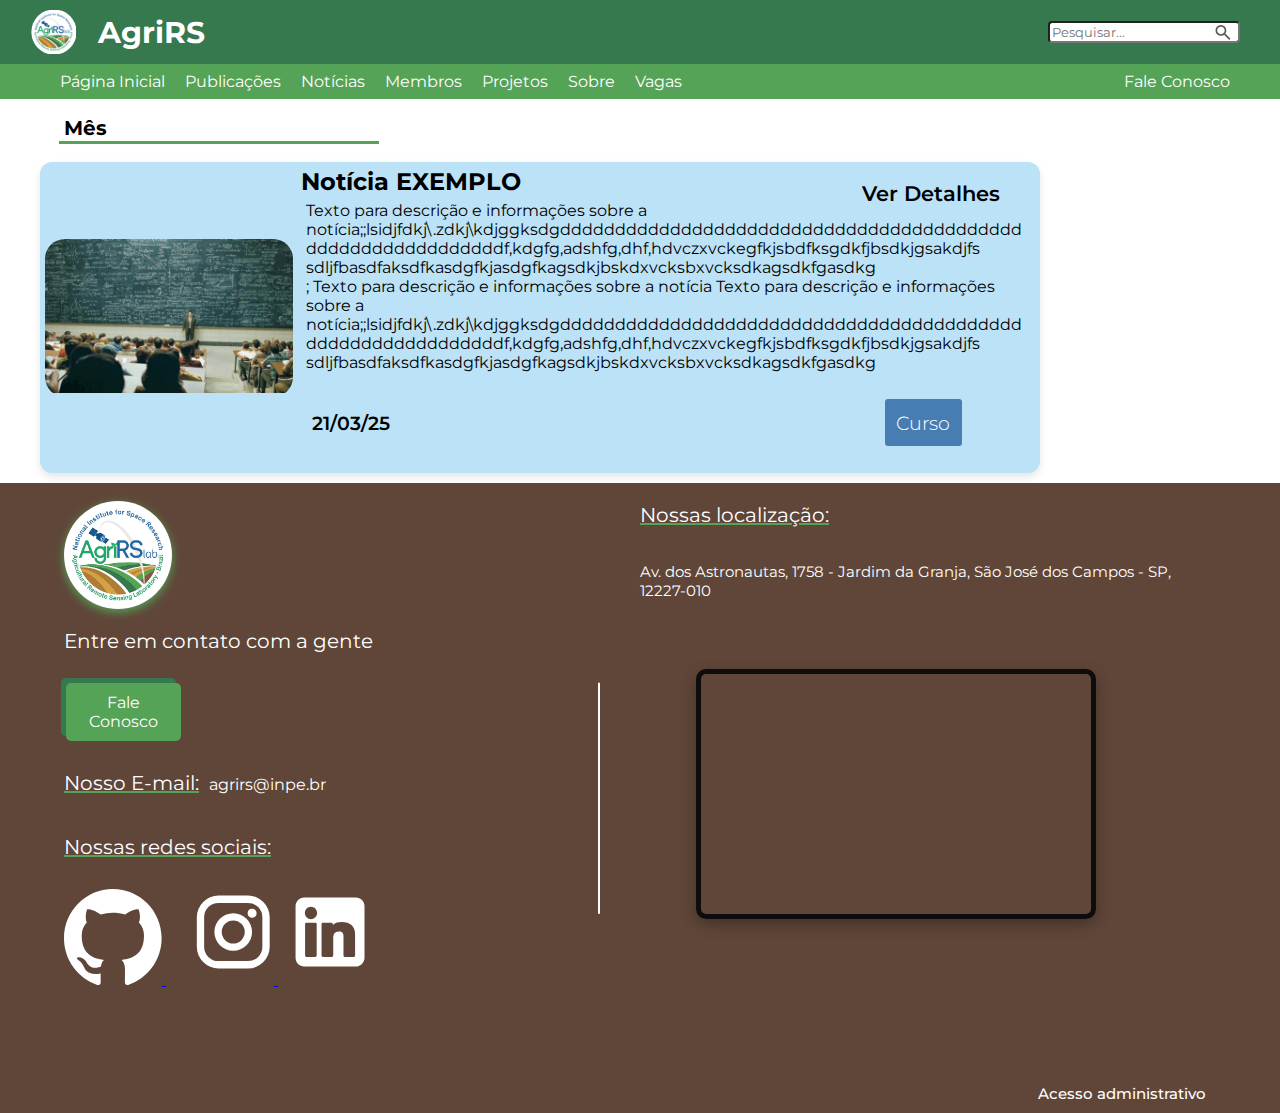
<file: Paginas/pagina-noticias/noticias1.html>
<!DOCTYPE html>
<html lang="pt-BR">
    <head>
        <meta charset="utf-8">
        <title>Notícias AgrRSLAB</title>
        <meta name="viewport" content="width=device-width, initial-scale=1.0"> <!--responsividade-->

        <!-- Linkando o CSS -->
        <link rel="stylesheet" href="styleNoticias.css">    

        <!-- Importando fontes-->
        <link rel="preconnect" href="https://fonts.googleapis.com">
        <link rel="preconnect" href="https://fonts.gstatic.com" crossorigin>
        <link 
            href="https://fonts.googleapis.com/css2?family=Merriweather:ital,opsz,wdth,wght@0,18..144,87..112,300..900;1,18..144,87..112,300..900&family=Montserrat:ital,wght@0,100..900;1,100..900&display=swap" 
            rel="stylesheet">
      
    
    </head>
    <body>
        <!-- 
        Classe começam com letra minúscula 
        ID com letra  maiúscula 
        Sobretudo tem os mesmos nomes
          -->
        <header>
        <div class="headerTop">
            <img class="imageLogo" src="imagens\logo.png" alt="Logo do site">
            <h1 class="h1HEADER">AgriRS</h1>

            <div class="searchBar">
                <input id="search" class="inputSearch" type="search" placeholder="Pesquisar...">
                <button id="searchBtn" class="searchBtn">
                    <svg 
                    xmlns="http://www.w3.org/2000/svg"
                      height="24px" 
                      viewBox="0 -960 960 960"
                      width="20px" 
                      fill="#5A5A5A">
                      <path 
                      d="M784-120 532-372q-30 24-69 38t-83 14q-109 0-184.5-75.5T120-580q0-109 75.5-184.5T380-840q109 0 184.5 75.5T640-580q0 44-14 83t-38 69l252 252-56 56ZM380-400q75 0 127.5-52.5T560-580q0-75-52.5-127.5T380-760q-75 0-127.5 52.5T200-580q0 75 52.5 127.5T380-400Z"/>
                    </svg>
                </button>
            </div>

        </div>
        <div class="headerBottom">
            <nav id="navHeader" class="navBar">
                <ul class="ulNav">
                    <li><a class="decorationHeaderMenu" href="#">Página Inicial</a></li>
                    <li><a class="decorationHeaderMenu" href="#">Publicações</a></li>
                    <li><a class="decorationHeaderMenu" href="#">Notícias</a></li>
                    <li><a class="decorationHeaderMenu" href="#">Membros</a></li>
                    <li><a class="decorationHeaderMenu" href="#">Projetos</a></li>
                    <li><a class="decorationHeaderMenu" href="#">Sobre</a></li>
                    <li><a class="decorationHeaderMenu" href="#">Vagas</a></li>
                    <li class="item-direita"><a class="decorationHeaderMenu alignFaleConosco" href="#">Fale Conosco</a></li>
                </ul>
            </nav>
        </div>   
        </header>

        <main>
            
        <h2 id="Mes" class="titleMonth">Mês</h2>
        <article id="CardNotice" class="cardNotice">
            <div 
            id="imageConteinerNotice" 
            class="imageConteinerNotice">
                <img class="imageNotice" src="imagens/imagetest.png" alt="imagem noticia"></img>
            </div>
            <div id="CardBoxNotice" class="cardBoxNotice">
                <h3 id="TitleNotice" class="titleNotice">Notícia EXEMPLO</h3>
                <p class="contentNotice">
                    Texto para descrição e informações sobre a notícia;;lsidjfdkj\.zdkj\kdjggksdgddddddddddddddddddddddddddddddddddddddddddddddddddddddddddddf,kdgfg,adshfg,dhf,hdvczxvckegfkjsbdfksgdkfjbsdkjgsakdjfs
                    sdljfbasdfaksdfkasdgfkjasdgfkagsdkjbskdxvcksbxvcksdkagsdkfgasdkg
                    <br>; Texto para descrição e informações sobre a notícia Texto para descrição e informações sobre a notícia;;lsidjfdkj\.zdkj\kdjggksdgddddddddddddddddddddddddddddddddddddddddddddddddddddddddddddf,kdgfg,adshfg,dhf,hdvczxvckegfkjsbdfksgdkfjbsdkjgsakdjfs
                    sdljfbasdfaksdfkasdgfkjasdgfkagsdkjbskdxvcksbxvcksdkagsdkfgasdkg
                </p>
                <div id="CardBoxBottomTag" class="cardBoxBottomTag">
                    <span class="dateEvent"><time datetime="2025-05-08">21/03/25</time></span>
                    <span class="tagEvent">Curso</span>
                </div>
            </div>

            <a id="SeeMore" href="#" class="seeMore">Ver Detalhes</a>
        </article>

        </main>

        <footer>
       <div id="FooterDad" class="footerDad">
            <div id="FooterSectionOne" class="footerSection">
                <div id="LogoFooterSection" 
                    class="logoFooterSection">
                    <img class="imageLogoFooter" 
                    src="imagens\logo.png" 
                    alt="Logo do site">
                </div>
                <p style="font-size: 20px">Entre em contato com a gente</p>
                <button id="ButtonFooter" class="buttonFooter">Fale Conosco</button>
                <div class="emailLineFooter">
                    <p id="TextFooter" class="textFooter">Nosso E-mail:</p>
                    <p style="font-size: 16px">agrirs@inpe.br</p>
                </div>
               
                <p class="textFooter">Nossas redes sociais:</p>
                <div id="ImagensFooter" class="imagensFooter">   
                    <a 
                    id="GitLink"
                    href="https://www.instagram.com/" 
                    target="_blank" 
                    rel="noopener noreferrer">
                        <svg 
                            width="98" 
                            height="96" 
                            xmlns="http://www.w3.org/2000/svg">
                            <path 
                                fill-rule="evenodd" 
                                clip-rule="evenodd" 
                                d="M48.854 0C21.839 0 0 22 0 49.217c0 21.756 13.993 40.172 33.405 46.69 2.427.49 3.316-1.059 3.316-2.362 0-1.141-.08-5.052-.08-9.127-13.59 2.934-16.42-5.867-16.42-5.867-2.184-5.704-5.42-7.17-5.42-7.17-4.448-3.015.324-3.015.324-3.015 4.934.326 7.523 5.052 7.523 5.052 4.367 7.496 11.404 5.378 14.235 4.074.404-3.178 1.699-5.378 3.074-6.6-10.839-1.141-22.243-5.378-22.243-24.283 0-5.378 1.94-9.778 5.014-13.2-.485-1.222-2.184-6.275.486-13.038 0 0 4.125-1.304 13.426 5.052a46.97 46.97 0 0 1 12.214-1.63c4.125 0 8.33.571 12.213 1.63 9.302-6.356 13.427-5.052 13.427-5.052 2.67 6.763.97 11.816.485 13.038 3.155 3.422 5.015 7.822 5.015 13.2 0 18.905-11.404 23.06-22.324 24.283 1.78 1.548 3.316 4.481 3.316 9.126 0 6.6-.08 11.897-.08 13.526 0 1.304.89 2.853 3.316 2.364 19.412-6.52 33.405-24.935 33.405-46.691C97.707 22 75.788 0 48.854 0z" 
                                fill="#fff"/>
                        </svg>
                    </a>
                    <a 
                    id="LinkIndLink"
                    href="https://www.instagram.com/" 
                    target="_blank" 
                    rel="noopener noreferrer">
                        <svg 
                            fill="#ffffff"  
                            width="108" 
                            height="106" 
                            viewBox="-4 0 32 32" 
                            xmlns="http://www.w3.org/2000/svg">
                         <path d="M20.445 5h-8.891A6.559 6.559 0 0 0 5 11.554v8.891A6.559 6.559 0 0 0 11.554 27h8.891a6.56 6.56 0 0 0 6.554-6.555v-8.891A6.557 6.557 0 0 0 20.445 5zm4.342 15.445a4.343 4.343 0 0 1-4.342 4.342h-8.891a4.341 4.341 0 0 1-4.341-4.342v-8.891a4.34 4.34 0 0 1 4.341-4.341h8.891a4.342 4.342 0 0 1 4.341 4.341l.001 8.891z"/>
                         <path d="M16 10.312c-3.138 0-5.688 2.551-5.688 5.688s2.551 5.688 5.688 5.688 5.688-2.551 5.688-5.688-2.55-5.688-5.688-5.688zm0 9.163a3.475 3.475 0 1 1-.001-6.95 3.475 3.475 0 0 1 .001 6.95zM21.7 8.991a1.363 1.363 0 1 1-1.364 1.364c0-.752.51-1.364 1.364-1.364z"/>
                        </svg>
                    </a>
                    <a 
                    id="InstagramLink"
                    href="https://www.instagram.com/" 
                    target="_blank" 
                    rel="noopener noreferrer">
                        <svg 
                            fill="#ffffff"  
                            width="108" 
                            height="106" 
                            viewBox="-5 0 32 32" 
                            version="1.1" 
                            xmlns="http://www.w3.org/2000/svg">
                            <title>linkedin</title>
                            <path d="M0 8.219v15.563c0 1.469 1.156 2.625 2.625 2.625h15.563c0.719 0 1.406-0.344 1.844-0.781 0.469-0.469 0.781-1.063 0.781-1.844v-15.563c0-1.469-1.156-2.625-2.625-2.625h-15.563c-0.781 0-1.375 0.313-1.844 0.781-0.438 0.438-0.781 1.125-0.781 1.844zM2.813 10.281c0-1 0.813-1.875 1.813-1.875 1.031 0 1.875 0.875 1.875 1.875 0 1.031-0.844 1.844-1.875 1.844-1 0-1.813-0.813-1.813-1.844zM7.844 23.125v-9.531c0-0.219 0.219-0.406 0.375-0.406h2.656c0.375 0 0.375 0.438 0.375 0.719 0.75-0.75 1.719-0.938 2.719-0.938 2.438 0 4 1.156 4 3.719v6.438c0 0.219-0.188 0.406-0.375 0.406h-2.75c-0.219 0-0.375-0.219-0.375-0.406v-5.813c0-0.969-0.281-1.5-1.375-1.5-1.375 0-1.719 0.906-1.719 2.125v5.188c0 0.219-0.219 0.406-0.438 0.406h-2.719c-0.156 0-0.375-0.219-0.375-0.406zM2.875 23.125v-9.531c0-0.219 0.219-0.406 0.375-0.406h2.719c0.25 0 0.406 0.156 0.406 0.406v9.531c0 0.219-0.188 0.406-0.406 0.406h-2.719c-0.188 0-0.375-0.219-0.375-0.406z"></path>
                        </svg>
                    </a>
                </div>
            </div>
            <div id="FooterSectionTwo"class="footerSection">
                <p class="textFooter">Nossas localização:</p>
                <p style="font-size: 15px">
                    Av. dos Astronautas, 1758 - Jardim da Granja, São José dos Campos - SP, 12227-010
                </p>
                <div id="Map">
                    <iframe
                         class="mapa-estilizado" 
                         src="https://www.google.com/maps/embed?pb=!1m18!1m12!1m3!1d3667.625695692633!2d-45.86240292394749!3d-23.182866647225646!2m3!1f0!2f0!3f0!3m2!1i1024!2i768!4f13.1!3m3!1m2!1s0x94cc4e870c5e7b7d%3A0x7d28e6c78a2d1d5b!2sAv.%20dos%20Astronautas%2C%201758%20-%20Jardim%20da%20Granja%2C%20S%C3%A3o%20Jos%C3%A9%20dos%20Campos%20-%20SP%2C%2012227-010!5e0!3m2!1spt-BR!2sbr!4v1728777400618!5m2!1spt-BR!2sbr" 
                         width="400" 
                         height="250" 
                         allowfullscreen="" 
                         loading="lazy" 
                         referrerpolicy="no-referrer-when-downgrade">
                    </iframe>
               </div>
               <a id="AdmAcess" href="#">Acesso administrativo</a> 
            </div>    
       </div>
        </footer>
    </body>
    
  
</html>
</file>
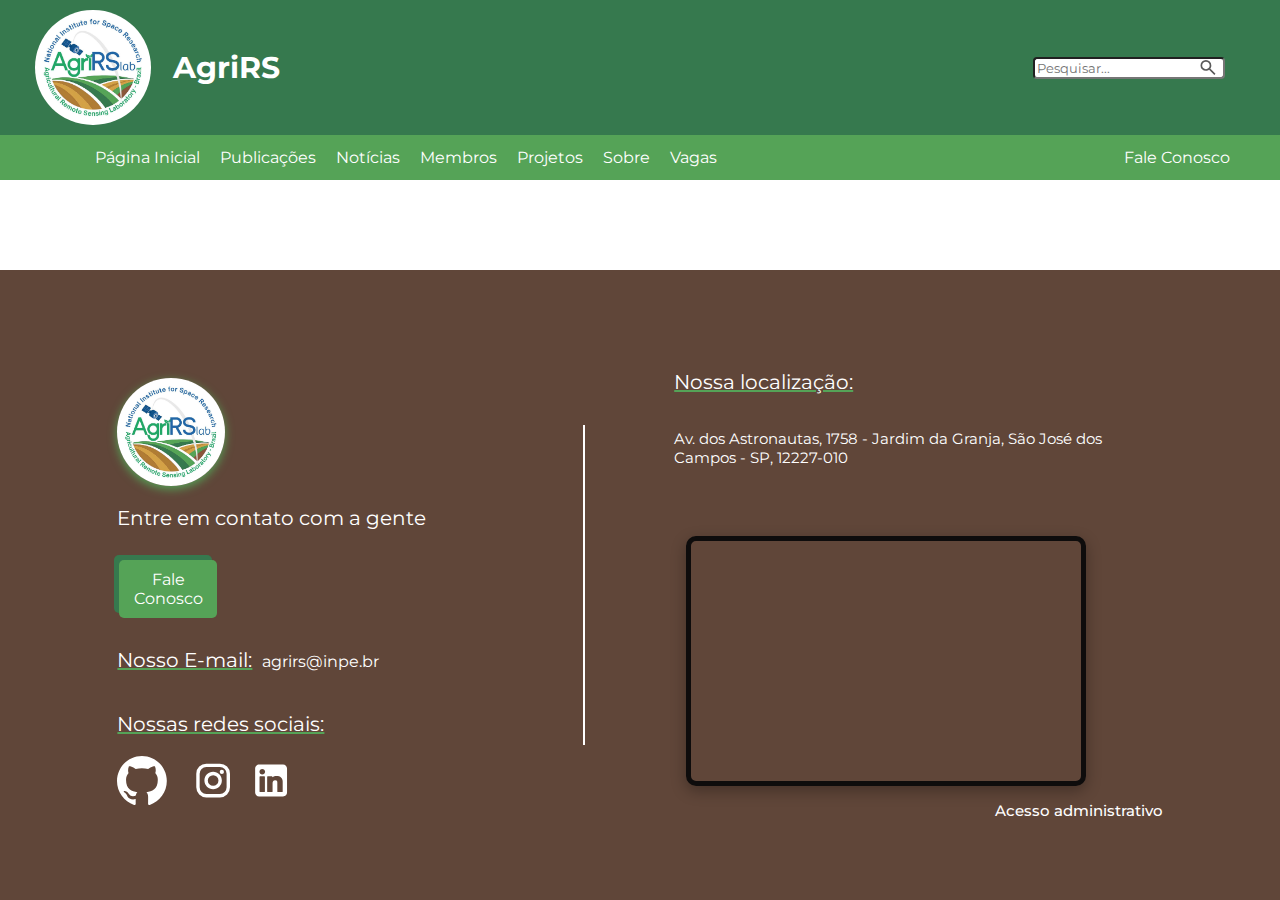
<file: Paginas/pagina-noticias/noticias2.html>
<!DOCTYPE html>
<html lang="pt-BR">
    <head>
        <meta charset="utf-8">
        <title>Notícias Agrirslab</title>
        <meta name="viewport" content="width=device-width, initial-scale=1.0"> <!--responsividade-->

        <!-- Linkando o CSS -->
        <link rel="stylesheet" href="styleNoticias2.css">    

        <!-- Importando fontes-->
        <link rel="preconnect" href="https://fonts.googleapis.com">
        <link rel="preconnect" href="https://fonts.gstatic.com" crossorigin>
        <link 
            href="https://fonts.googleapis.com/css2?family=Merriweather:ital,opsz,wdth,wght@0,18..144,87..112,300..900;1,18..144,87..112,300..900&family=Montserrat:ital,wght@0,100..900;1,100..900&display=swap" 
            rel="stylesheet">
      
    
    </head>
    <body>
        <!-- 
        Classe começam com letra minúscula 
        ID com letra  maiúscula 
        Sobretudo tem os mesmos nomes
          -->
        <header>
        <div class="headerTop">
            <img class="imageLogo" src="imagens\logo.png" alt="Logo do site">
            <h1 class="h1HEADER">AgriRS</h1>

            <div class="searchBar">
                <input id="search" class="inputSearch" type="search" placeholder="Pesquisar...">
                <button id="searchBtn" class="searchBtn">
                    <svg 
                    xmlns="http://www.w3.org/2000/svg"
                      height="24px" 
                      viewBox="0 -960 960 960"
                      width="20px" 
                      fill="#5A5A5A">
                      <path 
                      d="M784-120 532-372q-30 24-69 38t-83 14q-109 0-184.5-75.5T120-580q0-109 75.5-184.5T380-840q109 0 184.5 75.5T640-580q0 44-14 83t-38 69l252 252-56 56ZM380-400q75 0 127.5-52.5T560-580q0-75-52.5-127.5T380-760q-75 0-127.5 52.5T200-580q0 75 52.5 127.5T380-400Z"/>
                    </svg>
                </button>
            </div>

        </div>
        <div class="headerBottom">
            <nav id="navHeader" class="navBar">
                <ul class="ulNav">
                    <li><a class="decorationHeaderMenu" href="#">Página Inicial</a></li>
                    <li><a class="decorationHeaderMenu" href="#">Publicações</a></li>
                    <li><a class="decorationHeaderMenu" href="#">Notícias</a></li>
                    <li><a class="decorationHeaderMenu" href="#">Membros</a></li>
                    <li><a class="decorationHeaderMenu" href="#">Projetos</a></li>
                    <li><a class="decorationHeaderMenu" href="#">Sobre</a></li>
                    <li><a class="decorationHeaderMenu" href="#">Vagas</a></li>
                    <li class="item-direita"><a class="decorationHeaderMenu alignFaleConosco" href="#">Fale Conosco</a></li>
                </ul>
            </nav>
        </div>   
        </header>

        <main>
       
        
        </main>

        <footer>
       <div id="FooterDad" class="footerDad">
            <div id="FooterSectionOne" class="footerSection">
                <div id="LogoFooterSection" 
                    class="logoFooterSection">
                    <img class="imageLogoFooter" 
                    src="imagens\logo.png" 
                    alt="Logo do site">
                </div>
                <p style="font-size: 20px">Entre em contato com a gente</p>
                <button id="ButtonFooter" class="buttonFooter">Fale Conosco</button>
                <div class="emailLineFooter">
                    <p id="TextFooter" class="textFooter">Nosso E-mail:</p>
                    <p style="font-size: 16px">agrirs@inpe.br</p>
                </div>
               
                <p class="textFooter">Nossas redes sociais:</p>
                <div id="ImagensFooter" class="imagensFooter">   
                    <a 
                    id="GitLink"
                    href="https://www.instagram.com/" 
                    target="_blank" 
                    rel="noopener noreferrer">
                        <svg 
                            width="98" 
                            height="98" 
                            viewBox="0 0 98 98"
                            xmlns="http://www.w3.org/2000/svg">
                            <path 
                                fill-rule="evenodd" 
                                clip-rule="evenodd" 
                                d="M48.854 0C21.839 0 0 22 0 49.217c0 21.756 13.993 40.172 33.405 46.69 2.427.49 3.316-1.059 3.316-2.362 0-1.141-.08-5.052-.08-9.127-13.59 2.934-16.42-5.867-16.42-5.867-2.184-5.704-5.42-7.17-5.42-7.17-4.448-3.015.324-3.015.324-3.015 4.934.326 7.523 5.052 7.523 5.052 4.367 7.496 11.404 5.378 14.235 4.074.404-3.178 1.699-5.378 3.074-6.6-10.839-1.141-22.243-5.378-22.243-24.283 0-5.378 1.94-9.778 5.014-13.2-.485-1.222-2.184-6.275.486-13.038 0 0 4.125-1.304 13.426 5.052a46.97 46.97 0 0 1 12.214-1.63c4.125 0 8.33.571 12.213 1.63 9.302-6.356 13.427-5.052 13.427-5.052 2.67 6.763.97 11.816.485 13.038 3.155 3.422 5.015 7.822 5.015 13.2 0 18.905-11.404 23.06-22.324 24.283 1.78 1.548 3.316 4.481 3.316 9.126 0 6.6-.08 11.897-.08 13.526 0 1.304.89 2.853 3.316 2.364 19.412-6.52 33.405-24.935 33.405-46.691C97.707 22 75.788 0 48.854 0z" 
                                fill="#fff"/>
                        </svg>
                    </a>
                    <a 
                    id="LinkIndLink"
                    href="https://www.instagram.com/" 
                    target="_blank" 
                    rel="noopener noreferrer">
                        <svg 
                            fill="#ffffff"  
                            width="108" 
                            height="106" 
                            viewBox="-4 0 32 32" 
                            xmlns="http://www.w3.org/2000/svg">
                         <path d="M20.445 5h-8.891A6.559 6.559 0 0 0 5 11.554v8.891A6.559 6.559 0 0 0 11.554 27h8.891a6.56 6.56 0 0 0 6.554-6.555v-8.891A6.557 6.557 0 0 0 20.445 5zm4.342 15.445a4.343 4.343 0 0 1-4.342 4.342h-8.891a4.341 4.341 0 0 1-4.341-4.342v-8.891a4.34 4.34 0 0 1 4.341-4.341h8.891a4.342 4.342 0 0 1 4.341 4.341l.001 8.891z"/>
                         <path d="M16 10.312c-3.138 0-5.688 2.551-5.688 5.688s2.551 5.688 5.688 5.688 5.688-2.551 5.688-5.688-2.55-5.688-5.688-5.688zm0 9.163a3.475 3.475 0 1 1-.001-6.95 3.475 3.475 0 0 1 .001 6.95zM21.7 8.991a1.363 1.363 0 1 1-1.364 1.364c0-.752.51-1.364 1.364-1.364z"/>
                        </svg>
                    </a>
                    <a 
                    id="InstagramLink"
                    href="https://www.instagram.com/" 
                    target="_blank" 
                    rel="noopener noreferrer">
                        <svg 
                            fill="#ffffff"  
                            width="108" 
                            height="106" 
                            viewBox="-5 0 32 32" 
                            version="1.1" 
                            xmlns="http://www.w3.org/2000/svg">
                            <title>linkedin</title>
                            <path d="M0 8.219v15.563c0 1.469 1.156 2.625 2.625 2.625h15.563c0.719 0 1.406-0.344 1.844-0.781 0.469-0.469 0.781-1.063 0.781-1.844v-15.563c0-1.469-1.156-2.625-2.625-2.625h-15.563c-0.781 0-1.375 0.313-1.844 0.781-0.438 0.438-0.781 1.125-0.781 1.844zM2.813 10.281c0-1 0.813-1.875 1.813-1.875 1.031 0 1.875 0.875 1.875 1.875 0 1.031-0.844 1.844-1.875 1.844-1 0-1.813-0.813-1.813-1.844zM7.844 23.125v-9.531c0-0.219 0.219-0.406 0.375-0.406h2.656c0.375 0 0.375 0.438 0.375 0.719 0.75-0.75 1.719-0.938 2.719-0.938 2.438 0 4 1.156 4 3.719v6.438c0 0.219-0.188 0.406-0.375 0.406h-2.75c-0.219 0-0.375-0.219-0.375-0.406v-5.813c0-0.969-0.281-1.5-1.375-1.5-1.375 0-1.719 0.906-1.719 2.125v5.188c0 0.219-0.219 0.406-0.438 0.406h-2.719c-0.156 0-0.375-0.219-0.375-0.406zM2.875 23.125v-9.531c0-0.219 0.219-0.406 0.375-0.406h2.719c0.25 0 0.406 0.156 0.406 0.406v9.531c0 0.219-0.188 0.406-0.406 0.406h-2.719c-0.188 0-0.375-0.219-0.375-0.406z"></path>
                        </svg>
                    </a>
                </div>
            </div>
            <div id="FooterSectionTwo"class="footerSection">
                <p class="textFooter">Nossa localização:</p>
                <p style="font-size: 15px">
                    Av. dos Astronautas, 1758 - Jardim da Granja, São José dos Campos - SP, 12227-010
                </p>
                <div id="Map">
                    <iframe
                         class="mapa-estilizado" 
                         src="https://www.google.com/maps/embed?pb=!1m18!1m12!1m3!1d3667.625695692633!2d-45.86240292394749!3d-23.182866647225646!2m3!1f0!2f0!3f0!3m2!1i1024!2i768!4f13.1!3m3!1m2!1s0x94cc4e870c5e7b7d%3A0x7d28e6c78a2d1d5b!2sAv.%20dos%20Astronautas%2C%201758%20-%20Jardim%20da%20Granja%2C%20S%C3%A3o%20Jos%C3%A9%20dos%20Campos%20-%20SP%2C%2012227-010!5e0!3m2!1spt-BR!2sbr!4v1728777400618!5m2!1spt-BR!2sbr" 
                         width="400" 
                         height="250" 
                         allowfullscreen="" 
                         loading="lazy" 
                         referrerpolicy="no-referrer-when-downgrade">
                    </iframe>
               </div>
               <a id="AdmAcess" href="#">Acesso administrativo</a> 
            </div>    
       </div>
        </footer>
    </body>
    
  
</html>
</file>
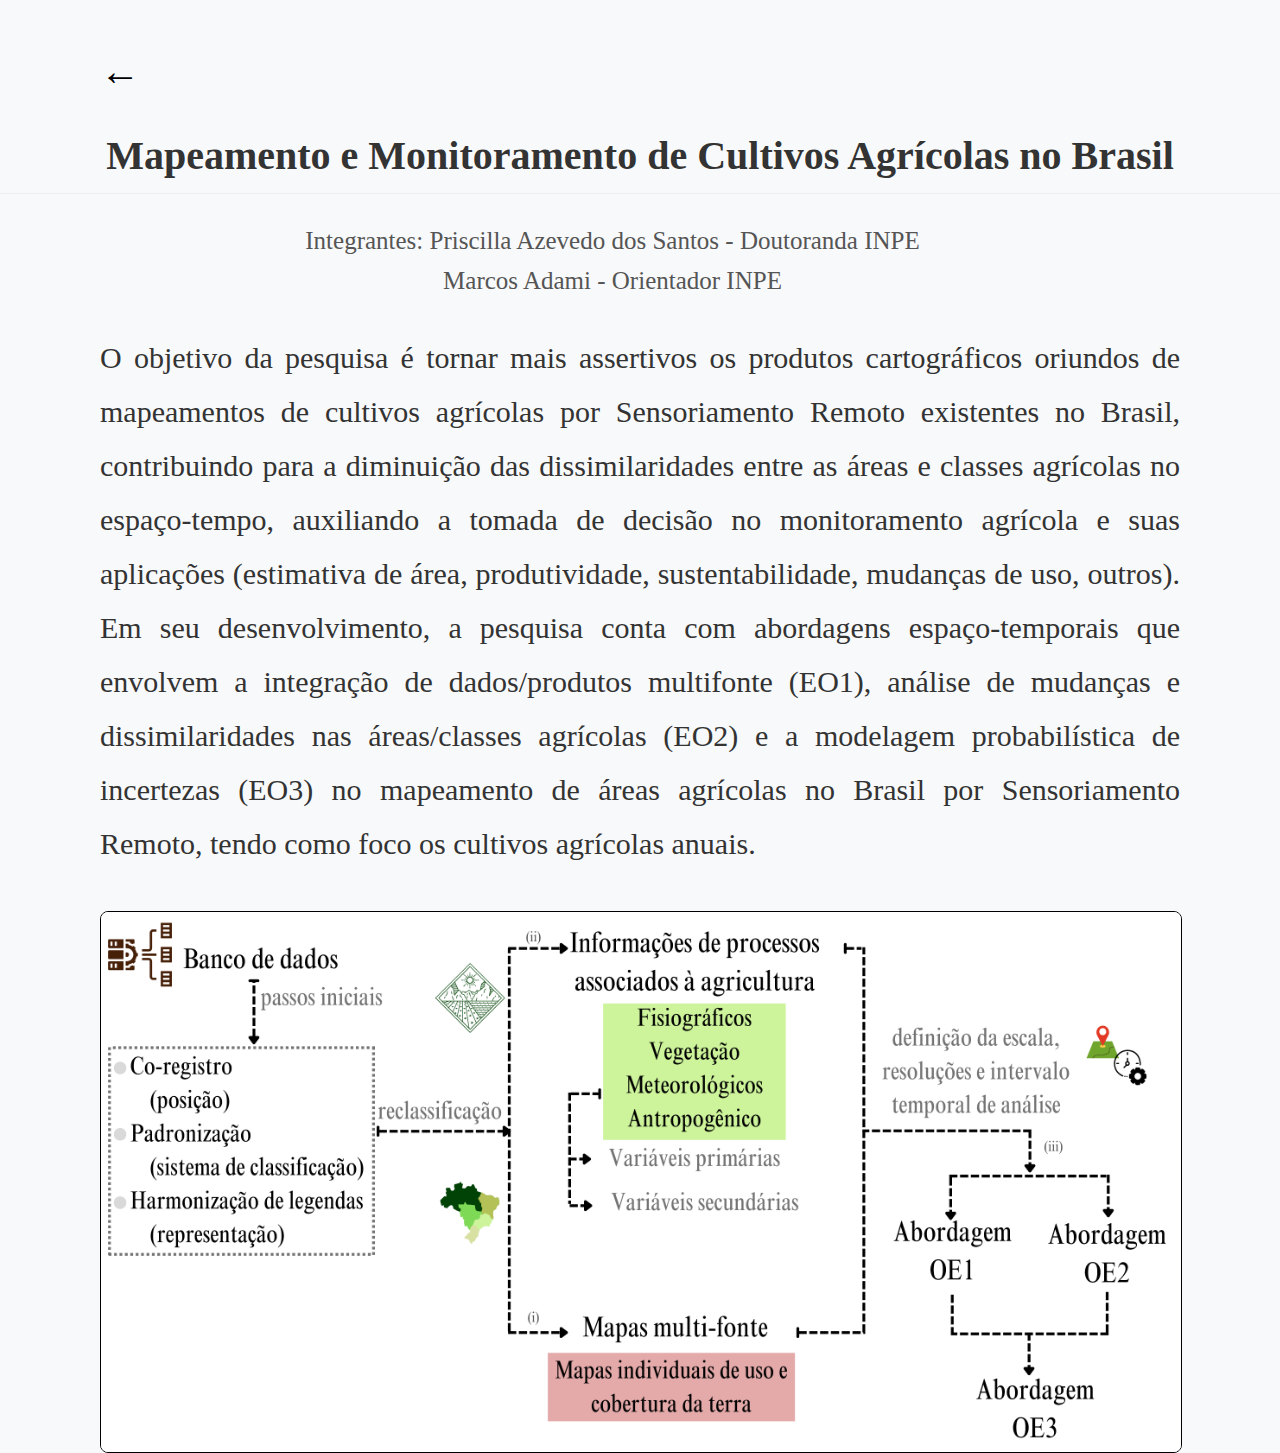
<file: Paginas/pagina-projetos/proj1.html>
<!DOCTYPE html>
<html lang="pt-BR">
<head>
    <meta charset="UTF-8">
    <meta name="viewport" content="width=device-width, initial-scale=1.0">
    <title>Mapeamento e Monitoramento de Cultivos Agrícolas no Brasil</title>
    <link rel="stylesheet" href="style.css">
</head>
<body class="detalhes_projetos">
    <div class="container">
        <div class="header-top">
            <a href="index.html" class="back-arrow">&leftarrow;</a>
        </div>

        <h1>Mapeamento e Monitoramento de Cultivos Agrícolas no Brasil</h1>

        <div class="integrantes">
            Integrantes: Priscilla Azevedo dos Santos - Doutoranda INPE <br>
            Marcos Adami - Orientador INPE
        </div>

        <p class="objetivo-pesquisa">
            O objetivo da pesquisa é tornar mais assertivos os produtos cartográficos oriundos
            de mapeamentos de cultivos agrícolas por Sensoriamento Remoto existentes no
            Brasil, contribuindo para a diminuição das dissimilaridades entre as áreas e classes
            agrícolas no espaço-tempo, auxiliando a tomada de decisão no monitoramento
            agrícola e suas aplicações (estimativa de área, produtividade, sustentabilidade,
            mudanças de uso, outros). Em seu desenvolvimento, a pesquisa conta com
            abordagens espaço-temporais que envolvem a integração de dados/produtos
            multifonte (EO1), análise de mudanças e dissimilaridades nas áreas/classes
            agrícolas (EO2) e a modelagem probabilística de incertezas (EO3) no mapeamento
            de áreas agrícolas no Brasil por Sensoriamento Remoto, tendo como foco os
            cultivos agrícolas anuais.
        </p>

        <div class="diagrama-bloco">
            <img src="../../imagens/2.1 Projetos/Figura_P1_PS.png" alt="Fluxograma de Mapeamento e Monitoramento de Cultivos Agrícolas" class="diagrama-img">
        </div>
    </div>

</body>
</html>
</file>
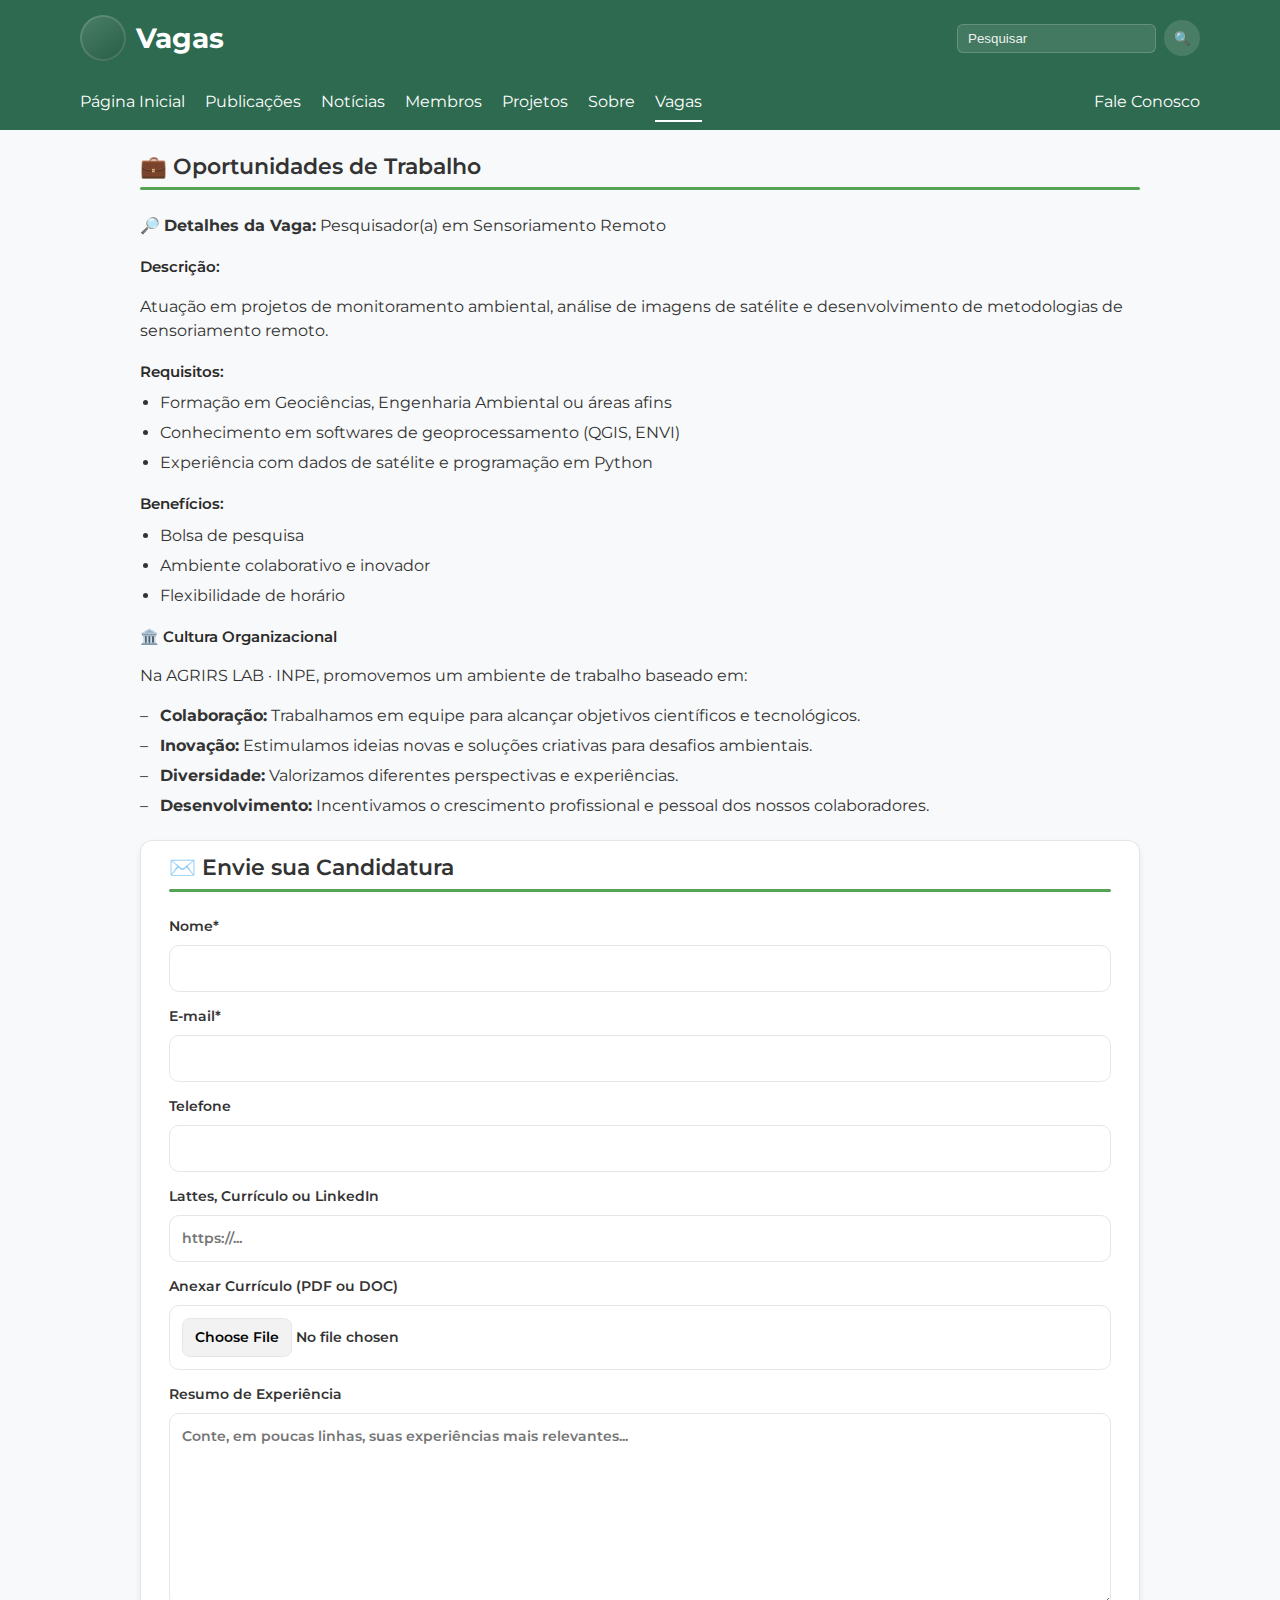
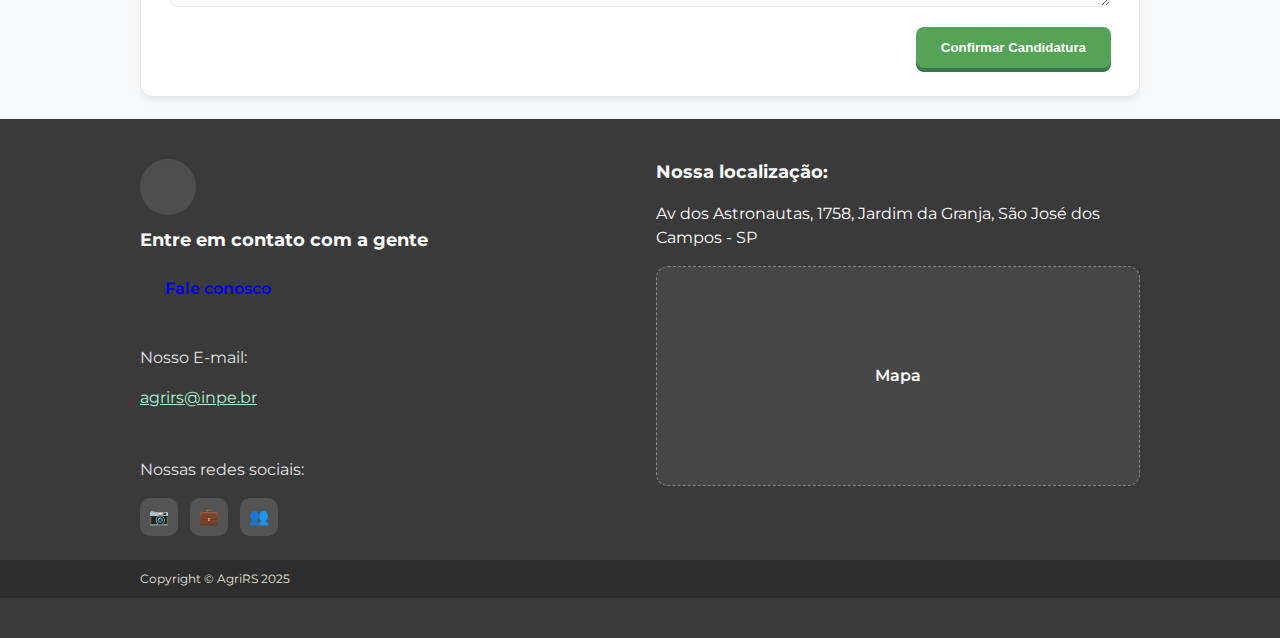
<file: Paginas/pagina-vagas/vagas-candidatura.html>
<!doctype html>
<html lang="pt-br">
<head>
  <meta charset="utf-8" />
  <meta name="viewport" content="width=device-width, initial-scale=1" />
  <title>AgriRS • Vagas</title>

  
  <link href="https://fonts.googleapis.com/css2?family=Montserrat:wght@400;500;600;700&display=swap" rel="stylesheet">

  
  <link rel="stylesheet" href="style-candidatura.css" />
</head>
<body class="body-canditadura">

  <header class="header-canditadura">
    <div class="container-canditadura header-inner-canditadura">
      <a href="#" class="brand-canditadura" aria-label="AgriRS - Vagas">
        <span class="brand-mark-canditadura" aria-hidden="true"></span>
        <span class="brand-text-canditadura">Vagas</span>
      </a>

      <form class="search-canditadura" role="search" aria-label="Pesquisar">
        <input class="search-input-canditadura" type="search" placeholder="Pesquisar" aria-label="Pesquisar" />
        <button class="search-btn-canditadura" type="submit" aria-label="Buscar">🔍</button>
      </form>
    </div>

    <nav class="nav-canditadura" aria-label="Navegação principal">
      <div class="container-canditadura nav-inner-canditadura">
        <a class="nav-link-canditadura" href="#">Página Inicial</a>
        <a class="nav-link-canditadura" href="#">Publicações</a>
        <a class="nav-link-canditadura" href="#">Notícias</a>
        <a class="nav-link-canditadura" href="#">Membros</a>
        <a class="nav-link-canditadura" href="#">Projetos</a>
        <a class="nav-link-canditadura" href="#">Sobre</a>
        <a class="nav-link-canditadura nav-link-active-canditadura" href="#">Vagas</a>
        <a class="nav-link-canditadura contact-link-canditadura" href="#">Fale Conosco</a>
      </div>
    </nav>
  </header>

  
  <main class="main-canditadura">
    <div class="container-canditadura">

     
      <section class="section-plain-canditadura">
        <h2 class="section-title-canditadura">💼 Oportunidades de Trabalho</h2>

        <div class="vacancy-canditadura">
          <p class="lead-canditadura">
            <span class="muted-canditadura">🔎</span>
            <strong>Detalhes da Vaga:</strong> Pesquisador(a) em Sensoriamento Remoto
          </p>

          <h3 class="mini-title-canditadura">Descrição:</h3>
          <p>
            Atuação em projetos de monitoramento ambiental, análise de imagens de satélite e
            desenvolvimento de metodologias de sensoriamento remoto.
          </p>

          <h3 class="mini-title-canditadura">Requisitos:</h3>
          <ul class="ul-clean-canditadura">
            <li>Formação em Geociências, Engenharia Ambiental ou áreas afins</li>
            <li>Conhecimento em softwares de geoprocessamento (QGIS, ENVI)</li>
            <li>Experiência com dados de satélite e programação em Python</li>
          </ul>

          <h3 class="mini-title-canditadura">Benefícios:</h3>
          <ul class="ul-clean-canditadura">
            <li>Bolsa de pesquisa</li>
            <li>Ambiente colaborativo e inovador</li>
            <li>Flexibilidade de horário</li>
          </ul>

          <h3 class="mini-title-canditadura">🏛️ Cultura Organizacional</h3>
          <p>Na AGRIRS LAB · INPE, promovemos um ambiente de trabalho baseado em:</p>
          <ul class="ul-dash-canditadura">
            <li><strong>Colaboração:</strong> Trabalhamos em equipe para alcançar objetivos científicos e tecnológicos.</li>
            <li><strong>Inovação:</strong> Estimulamos ideias novas e soluções criativas para desafios ambientais.</li>
            <li><strong>Diversidade:</strong> Valorizamos diferentes perspectivas e experiências.</li>
            <li><strong>Desenvolvimento:</strong> Incentivamos o crescimento profissional e pessoal dos nossos colaboradores.</li>
          </ul>
        </div>
      </section>

     
      <section class="card-canditadura" aria-labelledby="titulo-form">
        <h2 id="titulo-form" class="section-title-canditadura">✉️ Envie sua Candidatura</h2>

        <form class="form-canditadura" action="#" method="post" novalidate>
          <label class="label-canditadura">Nome*
            <input class="input-canditadura" type="text" name="nome" required>
          </label>

          <label class="label-canditadura">E-mail*
            <input class="input-canditadura" type="email" name="email" required>
          </label>

          <label class="label-canditadura">Telefone
            <input class="input-canditadura" type="tel" name="telefone" inputmode="tel">
          </label>

          <label class="label-canditadura">Lattes, Currículo ou LinkedIn
            <input class="input-canditadura" type="url" name="lattes" placeholder="https://...">
          </label>

          <label class="label-canditadura">Anexar Currículo (PDF ou DOC)
            <input class="input-canditadura file-canditadura" type="file" name="cv" accept=".pdf,.doc,.docx">
          </label>

          <label class="label-canditadura">Resumo de Experiência
            <textarea class="textarea-canditadura" name="resumo" rows="8" placeholder="Conte, em poucas linhas, suas experiências mais relevantes..."></textarea>
          </label>

          <div class="form-actions-canditadura">
            <button type="submit" class="btn-canditadura btn-primary-canditadura">Confirmar Candidatura</button>
          </div>
        </form>
      </section>

    </div>
  </main>

 
  <footer class="footer-canditadura">
    <div class="container-canditadura footer-grid-canditadura">
      <div class="footer-col-canditadura">
        <div class="logo-badge-canditadura" aria-hidden="true"></div>
        <h4 class="footer-title-canditadura">Entre em contato com a gente</h4>
        <a class="btn-canditadura btn-light-canditadura" href="#">Fale conosco</a>

        <div class="sp-16-canditadura"></div>
        <p class="muted-canditadura">Nosso E-mail:</p>
        <p><a class="footer-link-canditadura" href="mailto:agrirs@inpe.br">agrirs@inpe.br</a></p>

        <div class="sp-16-canditadura"></div>
        <p class="muted-canditadura">Nossas redes sociais:</p>
        <div class="social-canditadura">
          <a class="social-link-canditadura" href="#" aria-label="Instagram">📷</a>
          <a class="social-link-canditadura" href="#" aria-label="LinkedIn">💼</a>
          <a class="social-link-canditadura" href="#" aria-label="Facebook">👥</a>
        </div>
      </div>

      <div class="footer-col-canditadura">
        <h4 class="footer-title-canditadura">Nossa localização:</h4>
        <p>Av dos Astronautas, 1758, Jardim da Granja, São José dos Campos - SP</p>

        <div class="map-canditadura">
          <div class="map-placeholder-canditadura" role="img" aria-label="Mapa de localização">Mapa</div>
        </div>
      </div>
    </div>

    <div class="copyright-canditadura">
      <div class="container-canditadura">Copyright © AgriRS 2025</div>
    </div>
  </footer>
</body>
</html>
</file>
<file: Paginas/HeaderFooter/style.css>
:root {
  --azul-clarinho1: #DDF1FB;
  --azul-clarinho2: #BCE2F7;
  --verde-1: #36794E;
  --verde-2: #55A357;
  --marrom: #604639;
  --azul1:#0F5289;
  --azul2: #487DB4;
}
body{
    margin: 0;
    padding: 0;
   
}
*{
   font-family: "Montserrat", sans-serif;
   /*Garante que o tamanho de elemento considera padding*/
   box-sizing: border-box; 
}

/*====================FONTES==================================*/
/* Montserrat - Google Fonts (weight 100-900) 
Defina o  font-weight conforme:
light (weight 300), regular (weight 400) , bold (weight 700), semibold (600)
styles: normal ou italic
*/
.montserrat {
  font-family: "Montserrat", sans-serif;
  font-optical-sizing: auto;
  font-weight: 400;
  font-style: normal;
}

/* Merriweather - Google Fonts (weight 400-900) 
Defina o  font-weight conforme:
light (weight 300), regular (weight 400) , bold (weight 700), semibold (600)
styles: normal ou italic
*/
.merriweather{
  font-family: "Merriweather", serif;
  font-optical-sizing: auto;
  font-weight: 400;
  font-style: normal;
  font-variation-settings:
    "wdth" 100;
}

/*====================== HEADER ======================*/

.headerTop{
    display: flex;
    font-family: Arial, Helvetica, sans-serif;
    background-color: var(--verde-1);
    align-items: center;
    width: 100%;
    height: 5vw;
    padding: 0;
    margin: 0;
    min-height: 50px; /* minimo de diminuição*/
}

.imageLogo{
  height: 90%;
  aspect-ratio: 1 / 1;
  margin: auto 15px auto 25px; 
  width: auto;
  border-radius: 50%;
  box-sizing: border-box;
  padding: 0.5vw;
  /* Impede esmagamento */
  flex-shrink: 0; 
}   

.h1HEADER{
    font-size: 30px;
    color: white;
    
    font-size: clamp(20px, 2.5vw, 30px);
    flex-shrink: 1;
    white-space: nowrap;
    
    font-family: "Montserrat", sans-serif;
}
.decorationHeaderMenu{
  text-decoration: none;
  color: white;
  font-family: "Montserrat", sans-serif;
  font-size: 16px;
  transition: 0.5s;
  /* Faz com que o link ocupe todo o espaço do item da lista  necessario em efeito de salto*/
  display: block; 
}

/* Barra de pesquisa  TESTE RESPONSIVIDADE*/
.searchBar{
    position: relative;
    display: flex;
    align-items: center;
    margin: 0 35px 0 auto;

    flex-shrink: 1;
    min-width: 150px;
   
}

.searchBtn {
  position: absolute; /* Posição absoluta em relação ao .search-container */
  right: 5px; 
  top: 50%;
  transform: translateY(-50%); 
  background: none;
  border: none;
  cursor: pointer;
  display: flex;
  align-items: center;
  justify-content: center;
  padding: 0;
  height: 35px; 
  width: 35px; 
}
/* Elementos  nav  VER HEIGHT RESPONSIVO*/
.headerBottom{
    background-color: var(--verde-2);
    height: 35px;
    display: flex;  
    align-items: center; 
    width: 100%;
}
.navBar{
  width: 100%;
  display: flex;
}
.ulNav{
  list-style: none;
  display: flex;
  gap: 20px;
  margin: 0;
  width: 100%; 
  align-items: center;
  margin-left: 20px;
}
.item-direita {
    margin-left: auto; 
    margin-right: 50px;
}
.inputSearch{
  display: flex;
  justify-content: flex-end;
  align-items: center;
  margin-right: 5px;
  margin-left: auto;
  margin-top: 35px;
  margin-bottom: 35px;
  border-radius: 4px;
}
/* Efeito hover nos links do menu */
.decorationHeaderMenu:hover{
    text-decoration: solid underline #E0F9D5 2px;
    opacity: 1;
    transform: scale(1.2);
}
ul:hover  .decorationHeaderMenu:not(:hover){
    opacity: 0.7;
}
/*=======================FOOTER===============================*/
footer{
  font-family: "Montserrat", sans-serif;
  width: 100%;
  margin: 0;
  padding: 0;
}
.footerDad{
  padding: 0;
  background-color: var(--marrom);
  height: 70vh;
  width: 100%;
  display: flex;
  justify-content: center;
  font-family: "Montserrat", sans-serif;
  color: white;
}
.logoFooterSection{
  height: 12vh;
  width: 12vh;
  margin: 2vh 2vw 0 0;
  flex-shrink: 0; 
}
.imageLogoFooter{
  height: 100%;
  width: 100%;
  aspect-ratio: 1 / 1;
  border-radius: 50%;
  box-sizing: border-box;
  box-shadow: 0 3px 10px var(--verde-2);
}
.footerSection{
  position: relative;
  width: 45%;
  display: flex;
  flex-direction: column;
  height: 100%;
}
.footerSection:first-child::after{
  content: '';
  background-color: white; 
  height: 18vw;               
  width: 1.5px;
  position: absolute;
  
  right: 7%; 
  top: 50%;
  transform: translateY(-50%);
}
.textFooter{
  text-decoration: solid underline #55A357 2px;
  font-size: 20px;
}
.emailLineFooter {
    display: flex;
    flex-direction: row;
    align-items: baseline; 
    gap: 10px; 
}
.mapa-estilizado {
    border: 5px solid rgb(14, 12, 12);
    border-radius: 10px;
    box-shadow: 0px 5px 15px rgba(0, 0, 0, 0.3);
}
.buttonFooter{
  width: 20%;
  background-color: var(--verde-2);
  border: none;
  color: white;
  padding: 10px 15px;
  text-align: center;
  text-decoration: none;
  display: inline-block;
  font-size: 1rem;
  margin: 10px 2px;
  border-radius: 5px;
  /* Sombra deslocada para o canto superior esquerdo */
  box-shadow: -5px -5px 0 0 var(--verde-1); 
}
#Map{
  display: flex;
  padding: 6vh 5vw 0 0;
  justify-content: center;
}
#AdmAcess{
  position: absolute;
  bottom: 10px;
  right: 10px;
  font-family: 'Montserrat', sans-serif;
  font-weight: 500;
  font-size: 15px;
  color: white;
  text-decoration: none;
}
</file>
<file: Paginas/pagina-projetos/style.css>
/* Variáveis para cores (opcional, mas recomendado para consistência) */
:root {
    --vdEscuro: #36794E;
    /* verde escuro */
    --vdClaro: #55A357;
    /* verde claro */

    --vdClarinho: #E0F9D5;
    /* verde clarinho */

    --fundo: #F8F9FA;
    --marrom: #604639;

    --azulEscuro: #0F5289;
    --azulClaro: #487DB4;

    --cor-texto: #ffffff;
    /* Texto branco */

    --cor-sombra: rgba(0, 0, 0, 0.3);
    /* Sombra suave */

    --fonteTitulo:
}

.body1 {
    display: flex;
    justify-content: center;
    align-items: center;
    min-height: 100vh;
    margin: 0;
    background-color: var(--fundo);
}

.container-projetos {
    display: flex;
    flex-wrap: wrap;
    justify-content: center;
    margin: 30px;
    gap: 30px;
    /* Adiciona um espaço de 30px entre os cards */
}

.card-projeto {
    width: 300px;
    /* Largura fixa, ajuste conforme necessário */
    background-color: var(--vdClaro);
    border-radius: 12px;
    /* Sombra suave e um pouco de profundidade, como no exemplo */
    box-shadow: 0 10px 20px var(--vdEscuro), 0 6px 6px var(--vdEscuro);
    overflow: hidden;
    /* Garante que a imagem siga o border-radius superior */
}

/* Estilo para a imagem */
.card-imagem {
    padding: 15px;
    height: 200px;
    /* Define uma altura fixa para a área da imagem */
    display: flex;
    /* Ajuda a centralizar a imagem se ela for menor */
    align-items: center;
    /* Padding interno para a borda verde ao redor da imagem */
}

.card-imagem img {
    width: 100%;
    display: block;
    border-radius: 8px;
    border: 1.5px solid #000000;
    /* Borda arredondada na imagem interna */
    /* Garante que a imagem mantenha o aspecto visual do exemplo (cobertura total) */
    object-fit: cover;
    height: 100%;
    /* Faz a imagem ocupar a altura do contêiner .card-imagem */
}

/* Estilo para o conteúdo (título e resumo) */
.card-conteudo {
    /* dir. bot. esq.*/
    padding: 0 20px 20px 20px;
    /* Padding ao redor do texto e do botão */
    color: var(--fundo);
}

.card-titulo {
    font-size: 1.25rem;
    font-family: 'Montserrat', sans-serif;
    /* Adicionado do HTML */
    /* Tamanho do título */
    font-weight: bold;
    margin-top: 0;
    margin-bottom: 10px;
    line-height: 1.3;
}

.card-resumo {
    font-size: 0.95rem;
    font-family: 'Merriweather', serif;
    /* Adicionado do HTML */
    /* Tamanho do resumo */
    margin-bottom: 25px;
    line-height: 1.5;
    /* Opacidade para simular o texto "mais claro" do resumo */
    opacity: 0.9;
}

/* Estilo para o botão */
.card-botao {
    display: block;
    /* Ocupa a largura total */
    width: max-content;
    /* Ocupa apenas o espaço necessário */
    margin-left: auto;
    /* Alinha o botão à direita */
    padding: 10px 25px;
    background-color: var(--vdClarinho);
    color: var(--vdEscuro);
    /* Cor do texto no botão é o verde escuro do card */
    text-decoration: none;
    /* Remove o sublinhado */
    border-radius: 6px;
    font-weight: bold;
    font-size: 1rem;
    text-align: center;
    transition: background-color 0.3s ease;
    /* Transição suave para o hover */
    /* Sombra interna sutil para dar o efeito de "elevado" */
    box-shadow: inset 0 -2px 0 rgba(0, 0.5, 0, 0.5);
}

/* Efeito de hover no botão */
.card-botao:hover {
    background-color: var(--vdEscuro);
    /* Um tom um pouco mais claro no hover */
    color: var(--vdClarinho);
}


/* pagina de cada projeto */

/* Estilos CSS */
.detalhes_projetos {
    line-height: 1.6;
    margin: 0;
    padding: 0;
    background-color: var(--fundo);
}

/* O CONTAINER OCUPA A LARGURA TOTAL SEM LIMITES */
.container {
    width: 100%;
    margin: 0;
    padding: 0;
}

/* Estilos de conteúdo interno: aplicamos um padding horizontal (à esquerda e à direita)
   para o texto não "colar" nas bordas da tela. */
.header-top,
h1,
.integrantes,
.objetivo-pesquisa {
    padding-left: 100px;
    padding-right: 100px;
}

/* Estilo para o ícone de seta (simulado com texto) */
.header-top {
    display: flex;
    align-items: center;
    margin-bottom: 20px;
    padding-top: 40px;
}

.back-arrow {
    font-size: 40px;
    font-weight: bold;
    cursor: pointer;
    text-decoration: none;
    color: #000000;
}

/* Título Principal */
h1 {
    font-size: 40px;
    font-weight: bold;
    color: #333;
    border-bottom: 1px solid #eee;
    padding-bottom: 5px;
    margin-top: 0;
    text-align: center;
}

/* Informações dos Integrantes */
.integrantes {
    font-size: 25px;
    color: #555;
    margin-bottom: 30px;
    padding-left: 45px;
    text-align: center;
    /* Leve recuo para alinhar com o texto abaixo */
}

/* Parágrafo de Objetivo da Pesquisa */
.objetivo-pesquisa {
    font-size: 30px;
    line-height: 1.8;
    text-align: justify;
    color: #333;
}

/* Destaque das palavras sublinhadas */
.objetivo-pesquisa u {
    text-decoration: underline;
    text-decoration-color: #000000;
    text-decoration-thickness: 1px;
}

/* Bloco do Diagrama/Fluxograma - OCUPA A LARGURA TOTAL */
.diagrama-bloco {
    margin-top: 40px;
    padding: 0;
    text-align: center;
    padding-left: 100px;
    padding-right: 100px;
}

.diagrama-img {
    max-width: 100%;
    /* Garante que a imagem não ultrapasse a largura da tela */
    height: auto;
    display: block;
    margin: 0;
    border-radius: 8px;
    border: 1.5px solid #000000;
}
</file>
<file: Paginas/pagina-membros/membros.css>
/* ================================= 
   CONFIGURAÇÕES GERAIS
==================================== */
:root {
    --cor-verde-principal: #55A357;
    --cor-fundo-footer: #604639;
    --cor-texto-claro: #f0f2f5;
    --cor-azul-verso: #0F5289;
    --cor-amarelo-ver: #D3D840;
    --AZUL1: #487DB4;
    --cor-verde-claro: #E0F9D5;
}

body {
    margin: 0;
    font-family: 'Montserrat', sans-serif;
    background-color: #f0f2f5;
    color: #333;
}

/*    HEADER */
.header {
    display: flex;
    justify-content: space-between;
    align-items: center;
    padding: 15px 30px;
    background-color: var(--cor-verde-principal);
    border-bottom: 1px groove var(--cor-verde-principal);
}

.header .logo img {
    height: 50px;
}

.header nav a {
    margin: 0 15px;
    text-decoration: none;
    color: #555;
    font-weight: bold;
}

/*    BANNER "JUNTE-SE AO TIME" */
.junte-time {
    background-color: var(--cor-verde-claro);
    color: #333;
    padding: 30px 0;
    text-align: left;
}

.junte-time h2 {
    font-size: 32px;
    font-weight: 600;
    margin-top: 0;
    color: #000;
}

.junte-time h3 {
    font-size: 18px;
    font-weight: 400;
}

.junte-time .btn {
    display: inline-block;
    margin-top: 20px;
    padding: 12px 24px;
    background-color: var(--cor-verde-principal);
    color: var(--cor-texto-claro);
    text-decoration: none;
    font-weight: bold;
    border-radius: 5px;
    border: none;
    box-shadow: 0 2px 4px rgba(0,0,0,0.2);
    transition: filter 0.3s;
}

.junte-time .btn:hover {
    filter: brightness(0.9);
}

/* CONTEÚDO PRINCIPAL E CARDS*/
.container {
    max-width: 1200px;
    margin: 0 auto;
    padding: 0 20px;
}

main.container {
    padding-top: 40px; 
}

/* ESTILO PARA O TEXTO DE APRESENTAÇÃO */
.titulo-membros {
    font-size: 1.8em;
    color: #333;
    font-weight: 400;
    line-height: 1.4;
    margin-bottom: 50px;
    border-left: none; 
    padding-left: 0; 
}

h2 {
    font-size: 1.8em;
    color: #444;
    padding-bottom: 5px;
    border-bottom: 2px solid var(--cor-verde-principal);
    margin-bottom: 30px; 
    margin-top: 40px;
}

.grade-membros {
    display: grid;
    grid-template-columns: repeat(auto-fill, minmax(220px, 1fr));
    gap: 30px;
}

.card-membro {
    width: 100%;
    height: 350px;
    position: relative;
    overflow: hidden;
    border-radius: 10px;
    box-shadow: 0 4px 12px rgba(0, 0, 0, 0.15);
}

.card-frente,
.card-verso {
    position: absolute;
    width: 100%;
    height: 100%;
    border-radius: 10px;
    transition: opacity 0.5s ease;
    box-sizing: border-box;
}

.card-frente {
    display: flex;
    justify-content: center;
    align-items: flex-end;
    padding: 15px;
    z-index: 2;
}

.card-frente img {
    position: absolute;
    top: 0;
    left: 0;
    width: 100%;
    height: 100%;
    object-fit: cover;
    z-index: 1;
}

.nome-membro-banner {
    position: relative;
    z-index: 2;
    width: 100%;
    height: 55px;
    background-color: var(--cor-azul-verso);
    color: var(--cor-texto-claro);
    border-radius: 5px;
    display: flex;
    flex-direction: column;
    justify-content: center;
    align-items: center;
    text-align: center;
    border-bottom: 1px groove var(--AZUL1);
}

.nome-membro-banner h3 {
    margin: 0;
    font-size: 1.1em;
    text-transform: uppercase;
}

.nome-membro-banner p {
    margin: 5px 0 0;
    font-size: 0.8em;
}

.card-verso {
    background-color: var(--cor-azul-verso);
    color: var(--cor-texto-claro);
    padding: 20px;
    z-index: 1;
    opacity: 0;
    display: flex;
    flex-direction: column;
    justify-content: center;
    align-items: center;
    text-align: center;
}

.card-verso p {
    font-size: 0.9em;
    margin: 0;
}

.card-membro:hover .card-frente {
    opacity: 0;
    pointer-events: none;
}

.card-membro:hover .card-verso {
    opacity: 1;
    pointer-events: auto;
}

.lattes-link {
    position: absolute;
    bottom: 20px;
    right: 20px;
    display: flex;
    flex-direction: column;
    align-items: center;
    padding: 10px;
    text-decoration: none;
    transition: transform 0.3s ease;
}

.lattes-link:hover {
    transform: scale(1.05);
}

.lattes-link span {
    font-family: 'Montserrat', sans-serif;
    line-height: normal;
}

.lattes-ver {
    color: var(--cor-amarelo-ver);
    font-size: 12px;
    font-weight: 600;
}

.lattes-curriculo,
.lattes-lattes {
    color: var(--cor-texto-claro);
    text-transform: uppercase;
    line-height: 1;
}

.lattes-curriculo {
    font-size: 10px;
    font-weight: 500;
}

.lattes-lattes {
    font-size: 13px;
    font-weight: 900;
}

/* ================================= 
   FOOTER
==================================== */
.footer {
    background-color: var(--cor-fundo-footer);
    color: var(--cor-texto-claro);
    padding: 20px;
    margin-top: 50px;
    text-align: center;
}
</file>
<file: Paginas/pagina-noticias/styleNoticias.css>
:root {
  --azul-clarinho1: #DDF1FB;
  --azul-clarinho2: #BCE2F7;
  --verde-1: #36794E;
  --verde-2: #55A357;
  --marrom: #604639;
  --azul1:#0F5289;
  --azul2: #487DB4;
}
body{
    margin: 0;
    padding: 0;
   
}
*{
   font-family: "Montserrat", sans-serif;
   /*Garante que o tamanho de elemento considera padding*/
   box-sizing: border-box; 
}

/*====================FONTES==================================*/
/* Montserrat - Google Fonts (weight 100-900) 
Defina o  font-weight conforme:
light (weight 300), regular (weight 400) , bold (weight 700), semibold (600)
styles: normal ou italic
*/
.montserrat {
  font-family: "Montserrat", sans-serif;
  font-optical-sizing: auto;
  font-weight: 400;
  font-style: normal;
}

/* Merriweather - Google Fonts (weight 400-900) 
Defina o  font-weight conforme:
light (weight 300), regular (weight 400) , bold (weight 700), semibold (600)
styles: normal ou italic
*/
.merriweather{
  font-family: "Merriweather", serif;
  font-optical-sizing: auto;
  font-weight: 400;
  font-style: normal;
  font-variation-settings:
    "wdth" 100;
}

/*====================== HEADER ======================*/

.headerTop{
    display: flex;
    font-family: Arial, Helvetica, sans-serif;
    background-color: var(--verde-1);
    align-items: center;
    width: 100%;
    height: 5vw;
    padding: 0;
    margin: 0;
    min-height: 50px; /* minimo de diminuição*/
}

.imageLogo{
  height: 90%;
  aspect-ratio: 1 / 1;
  margin: auto 15px auto 25px; 
  width: auto;
  border-radius: 50%;
  box-sizing: border-box;
  padding: 0.5vw;
  /* Impede esmagamento */
  flex-shrink: 0; 
}   

.h1HEADER{
    font-size: 30px;
    color: white;
    
    font-size: clamp(20px, 2.5vw, 30px);
    flex-shrink: 1;
    white-space: nowrap;
    
    font-family: "Montserrat", sans-serif;
}
.decorationHeaderMenu{
  text-decoration: none;
  color: white;
  font-family: "Montserrat", sans-serif;
  font-size: 16px;
  transition: 0.5s;
  /* Faz com que o link ocupe todo o espaço do item da lista  necessario em efeito de salto*/
  display: block; 
}

/* Barra de pesquisa  TESTE RESPONSIVIDADE*/
.searchBar{
    position: relative;
    display: flex;
    align-items: center;
    margin: 0 35px 0 auto;

    flex-shrink: 1;
    min-width: 150px;
   
}

.searchBtn {
  position: absolute; /* Posição absoluta em relação ao .search-container */
  right: 5px; 
  top: 50%;
  transform: translateY(-50%); 
  background: none;
  border: none;
  cursor: pointer;
  display: flex;
  align-items: center;
  justify-content: center;
  padding: 0;
  height: 35px; 
  width: 35px; 
}
/* Elementos  nav  VER HEIGHT RESPONSIVO*/
.headerBottom{
    background-color: var(--verde-2);
    height: 35px;
    display: flex;  
    align-items: center; 
    width: 100%;
}
.navBar{
  width: 100%;
  display: flex;
}
.ulNav{
  list-style: none;
  display: flex;
  gap: 20px;
  margin: 0;
  width: 100%; 
  align-items: center;
  margin-left: 20px;
}
.item-direita {
    margin-left: auto; 
    margin-right: 50px;
}
.inputSearch{
  display: flex;
  justify-content: flex-end;
  align-items: center;
  margin-right: 5px;
  margin-left: auto;
  margin-top: 35px;
  margin-bottom: 35px;
  border-radius: 4px;
}
/* Efeito hover nos links do menu */
.decorationHeaderMenu:hover{
    text-decoration: solid underline #E0F9D5 2px;
    opacity: 1;
    transform: scale(1.2);
}
ul:hover  .decorationHeaderMenu:not(:hover){
    opacity: 0.7;
}
/*=======================FOOTER===============================*/
footer{
  font-family: "Montserrat", sans-serif;
  width: 100%;
  margin: 0;
  padding: 0;
}
.footerDad{
  padding: 0;
  background-color: var(--marrom);
  height: 70vh;
  width: 100%;
  display: flex;
  justify-content: center;
  font-family: "Montserrat", sans-serif;
  color: white;
}
.logoFooterSection{
  height: 12vh;
  width: 12vh;
  margin: 2vh 2vw 0 0;
  flex-shrink: 0; 
}
.imageLogoFooter{
  height: 100%;
  width: 100%;
  aspect-ratio: 1 / 1;
  border-radius: 50%;
  box-sizing: border-box;
  box-shadow: 0 3px 10px var(--verde-2);
}
.footerSection{
  position: relative;
  width: 45%;
  display: flex;
  flex-direction: column;
  height: 100%;
}
.footerSection:first-child::after{
  content: '';
  background-color: white; 
  height: 18vw;               
  width: 1.5px;
  position: absolute;
  
  right: 7%; 
  top: 50%;
  transform: translateY(-50%);
}
.textFooter{
  text-decoration: solid underline #55A357 2px;
  font-size: 20px;
}
.emailLineFooter {
    display: flex;
    flex-direction: row;
    align-items: baseline; 
    gap: 10px; 
}
.mapa-estilizado {
    border: 5px solid rgb(14, 12, 12);
    border-radius: 10px;
    box-shadow: 0px 5px 15px rgba(0, 0, 0, 0.3);
}
.buttonFooter{
  width: 20%;
  background-color: var(--verde-2);
  border: none;
  color: white;
  padding: 10px 15px;
  text-align: center;
  text-decoration: none;
  display: inline-block;
  font-size: 1rem;
  margin: 10px 2px;
  border-radius: 5px;
  /* Sombra deslocada para o canto superior esquerdo */
  box-shadow: -5px -5px 0 0 var(--verde-1); 
}
#Map{
  display: flex;
  padding: 6vh 5vw 0 0;
  justify-content: center;
}
#AdmAcess{
  position: absolute;
  bottom: 10px;
  right: 10px;
  font-family: 'Montserrat', sans-serif;
  font-weight: 500;
  font-size: 15px;
  color: white;
  text-decoration: none;
}
/*================MAIN===================MAIN=======================*/

/* TITULO MÊS ===================*/
.titleMonth{
    display: inline-block;
    position: relative;
    margin-left: 5vw;
    margin-bottom: 2vh;
    padding-bottom: 0.5vh;
    font-size: 20px;
    font-family: "Montserrat", sans-serif;
}
/*pseudoelemento decorativo titel month*/
.titleMonth::after {
    content: ''; 

    background-color: #55A357; 
    height: 3px;               
    width: 25vw;
    position: absolute;
    bottom: 0; 
  
    transform: translateX(-15%);
}

/* CARD NOTÍCIAS ================*/
.cardNotice{
    display: flex;
    position: relative;
    align-items: center;
    gap: 8px;
    background-color: var(--azul-clarinho2);
    padding: 5px;
    border-radius: 12px; /* Cantos arredondados */
    box-shadow: 0 4px 8px rgba(0, 0, 0, 0.1); 
    width: 80vw;

    margin-left: 40px;
    margin-bottom: 10px;

    /* pensar em responsividade aqui */
    max-width: 1000px; 
    min-width: 500px;
}

/* Imagem da notícia */
.imageConteinerNotice{
    width: 25%; /* Pensar responsivo */
    height: 90%;
    overflow: hidden; 
    border-radius: 20px; 
    flex-shrink: 0;
}
.imageNotice{
    width: 100%; 
    height: 100%;
    object-fit: cover; 
}
.cardBoxNotice{
  flex-grow: 1;
  min-width: 0;
  display: flex;
  flex-direction: column;
}

/* Título da notícia */
.titleNotice{
  font-size: 1.5em;
  margin: 0;
  font-family: "Montserrat", sans-serif;
  font-weight: 700;
}

/* Texto da notícia */
.contentNotice{
  box-sizing: border-box;
  overflow-wrap: break-word;
  padding: 5px;
  font-size: 1em;
  font-weight: 400;
  margin: 0;
  font-family: "Montserrat", sans-serif;
  flex-grow: 1;
}

.cardBoxBottomTag{
  /*padding s d i e*/
  padding:3% 0 3% 0;
  display: inline-flex;
  width: 90%;
}
.dateEvent{
    font-size: 1.2em;
    font-weight: 600;
    padding: 0.6em;
}
.tagEvent{
    color: white;
    font-size: 1.2em;
    font-weight: 300;
    padding: 0.6em;
    background-color:var(--azul2);
    border-radius: 3px;
    box-sizing: border-box;
    margin-left: auto;
    margin-bottom: auto;
}
.seeMore{
  position: absolute;
  top: 6%;
  right: 4%;
  color: Black;
  text-decoration: none;
  font-family: "Montserrat", sans-serif;
  font-weight: 600;
  font-size: 1.3em;
  flex-shrink: 0;
}
</file>
<file: Paginas/pagina-noticias/styleNoticias2.css>
:root {
  --azul-clarinho1: #DDF1FB;
  --azul-clarinho2: #BCE2F7;
  --verde-1: #36794E;
  --verde-2: #55A357;
  --marrom: #604639;
  --azul1:#0F5289;
  --azul2: #487DB4;
}
body{
  margin: 0;
  padding: 0;
  display: flex;
  flex-direction: column;
  min-height: 100vh;
}
main{
  flex-grow: 1;
  /* alinhamento com o header */
  padding: 20px 50px 20px 20px;
}
*{
   font-family: "Montserrat", sans-serif;
   /*Garante que o tamanho de elemento considera padding*/
   box-sizing: border-box; 
}
/*====================FONTES==================================*/
/* Montserrat - Google Fonts (weight 100-900) 
Defina o  font-weight conforme:
light (weight 300), regular (weight 400) , bold (weight 700), semibold (600)
styles: normal ou italic
*/
.montserrat {
  font-family: "Montserrat", sans-serif;
  font-optical-sizing: auto;
  font-weight: 400;
  font-style: normal;
}

/* Merriweather - Google Fonts (weight 400-900) 
Defina o  font-weight conforme:
light (weight 300), regular (weight 400) , bold (weight 700), semibold (600)
styles: normal ou italic
*/
.merriweather{
  font-family: "Merriweather", serif;
  font-optical-sizing: auto;
  font-weight: 400;
  font-style: normal;
  font-variation-settings:
    "wdth" 100;
}

/*====================== HEADER ======================*/
.headerTop{
    display: flex;
    font-family: Arial, Helvetica, sans-serif;
    background-color: var(--verde-1);
    align-items: center;
    width: 100%;
    height: 15vh;
    padding: 0;
    margin: 0;
    min-height: 50px; /* minimo de diminuição*/
}
.imageLogo{
  height: 90%;
  aspect-ratio: 1 / 1;
  margin: auto 1.5vw auto 2.5vw; 
  width: auto;
  border-radius: 50%;
  box-sizing: border-box;
  padding: 3px;
  /* Impede esmagamento */
  flex-shrink: 0; 
}   
.h1HEADER{
    font-size: 30px;
    color: white;
    
    font-size: clamp(20px, 2.5vw, 30px);
    flex-shrink: 1;
    white-space: nowrap;
    
    font-family: "Montserrat", sans-serif;
}
.decorationHeaderMenu{
  text-decoration: none;
  color: white;
  font-family: "Montserrat", sans-serif;
  font-size: 16px;
  transition: 0.5s;
  /* Faz com que o link ocupe todo o espaço do item da lista  necessario em efeito de salto*/
  display: block; 
}
/* Barra de pesquisa  TESTE RESPONSIVIDADE*/
.searchBar{
    position: relative;
    display: flex;
    align-items: center;
    margin: 0 50px 0 auto;

    flex-shrink: 1;
    min-width: 150px;
   
}
.searchBtn {
  position: absolute; /* Posição absoluta em relação ao .search-container */
  right: 5px; 
  top: 50%;
  transform: translateY(-50%); 
  background: none;
  border: none;
  cursor: pointer;
  display: flex;
  align-items: center;
  justify-content: center;
  padding: 0;
  height: 35px; 
  width: 35px; 
}
/* Elementos  nav  VER HEIGHT RESPONSIVO*/
.headerBottom{
    background-color: var(--verde-2);
    height: 5vh;
    display: flex;  
    align-items: center; 
    width: 100%;
}
.navBar{
  width: 100%;
  display: flex;
}
.ulNav{
  list-style: none;
  display: flex;
  gap: 20px;
  margin: 0;
  width: 100%; 
  align-items: center;
  margin-left: 2.5vw;
  padding-left: 0; /* existe um padding pagraõ de 40px do navegador para listas*/
}
.ulNav li:first-child {
    /* garantir alinhamento com o centro da logo*/
    padding-left: 7.05vh;
}
.item-direita {
    margin-left: auto; 
    margin-right: 50px;
}
.inputSearch{
  display: flex;
  justify-content: flex-end;
  align-items: center;
  margin-right: 5px;
  margin-left: auto;
  margin-top: 35px;
  margin-bottom: 35px;
  border-radius: 4px;
}
/* Efeito hover nos links do menu */
.decorationHeaderMenu:hover{
    text-decoration: solid underline #E0F9D5 2px;
    opacity: 1;
    transform: scale(1.2);
}
ul:hover  .decorationHeaderMenu:not(:hover){
    opacity: 0.7;
}
/*=======================FOOTER===============================*/
footer{
  font-family: "Montserrat", sans-serif;
  width: 100%;
  margin: 0;
  padding: 0;
}
.footerDad{
  padding: 20px 0;
  background-color: var(--marrom);
  min-height: 70vh;
  
  width: 100%;
  display: flex;
  justify-content: space-evenly;
  font-family: "Montserrat", sans-serif;
  color: white;
  align-items: center;
}
.logoFooterSection{
  height: 12vh;
  width: 12vh;
  margin: 2vh 2vw 0 0;
  flex-shrink: 0; 
}
.imageLogoFooter{
  height: 100%;
  width: 100%;
  aspect-ratio: 1 / 1;
  border-radius: 50%;
  box-sizing: border-box;
  box-shadow: 0 3px 10px var(--verde-2);
}
.footerSection{
  position: relative;
  width: 45%;
  padding: 0 15px;
  display: flex;
  flex-direction: column;
  height: 100%;

}
.footerSection:first-child::after{
  content: '';
  background-color: white; 
  height: 25vw;               
  width: 1.5px;
  position: absolute;
  
  right: 7%; 
  top: 50%;
  transform: translateY(-50%);
}
.textFooter{
  text-decoration: solid underline #55A357 2px;
  font-size: 20px;
}
.emailLineFooter {
    display: flex;
    flex-direction: row;
    align-items: baseline; 
    gap: 10px; 
}
.mapa-estilizado {
    border: 5px solid rgb(14, 12, 12);
    border-radius: 10px;
    box-shadow: 0px 5px 15px rgba(0, 0, 0, 0.3);

    width: 100%;       
    max-width: 400px;  
    height: 250px;
}
.buttonFooter{
  width: 20%;
  background-color: var(--verde-2);
  border: none;
  color: white;
  padding: 10px 15px;
  text-align: center;
  text-decoration: none;
  display: inline-block;
  font-size: 1rem;
  margin: 10px 2px;
  border-radius: 5px;
  /* Sombra deslocada para o canto superior esquerdo */
  box-shadow: -5px -5px 0 0 var(--verde-1); 
}
#Map{
  display: flex;
  padding: 6vh 5vw 0 0;
  justify-content: center;
}
#AdmAcess{
  display: flex;
  margin-top: 15px; 
  align-self: flex-end;
  bottom: 10px;
  right: 10px;
  font-family: 'Montserrat', sans-serif;
  font-weight: 500;
  font-size: 15px;
  color: white;
  text-decoration: none;
}
.imagensFooter a svg {
    max-width: 50px; /* Define um tamanho máximo */
    height: auto;    /* Mantém a proporção */
}

.imagensFooter {
    display: flex;
    align-items: center;
    gap: 15px; 
  }
/*================MAIN===================MAIN=======================*/


/* ==========================================================================
   MEDIA QUERIES PARA RESPONSIVIDADE
   ========================================================================== */

/* =============== TELAS GRANDES (1200px E ACIMA) =============== */
@media (min-width: 1200px) {
  /* Você pode aumentar a largura máxima de alguns containers se quiser */
  main {
    /* Exemplo: Aumentar um pouco o padding lateral */
    padding: 30px 80px 30px 40px; 
  }

  .footerDad {
      /* Exemplo: Aumentar um pouco o padding */
      padding: 50px 5%;
  }

  /* Outros ajustes específicos para telas bem largas podem vir aqui */
}


/* =============== TABLET (768px ATÉ 1199px) =============== */
@media (max-width: 1199px) {
    main {
        padding: 20px 30px 20px 20px; /* Reduz padding lateral */
    }

    .ulNav {
        gap: 15px; /* Diminui espaço entre links da nav */
    }

    .item-direita,
    .searchBar {
        margin-right: 30px; /* Diminui margem direita */
    }

    .footerDad {
        padding: 30px 2%; /* Reduz padding do footer */
        min-height: auto; /* Altura automática */
    }

    .footerSection {
        width: 48%; /* Ajusta largura das seções do footer */
        padding: 0 10px;
    }

    .footerSection:first-child::after {
        height: 70%; /* Ajusta altura da linha */
        right: -2%; /* Ajusta posição da linha */
    }

    #Map {
        padding: 20px 0 0 0; /* Remove padding lateral do mapa */
    }

    .buttonFooter {
        width: 30%; /* Botão um pouco maior */
    }
}


/* =============== MOBILE (ABAIXO DE 768px) =============== */
@media (max-width: 767px) {
  /* --- HEADER --- */
  .headerTop {
      height: auto; /* Altura automática */
      min-height: 60px; /* Mantém um mínimo */
      flex-wrap: wrap; /* Permite que itens quebrem linha se necessário */
      padding: 5px 0;
  }

  .imageLogo {
      height: 50px; /* Logo menor */
      width: 50px;
      margin: auto 10px auto 15px; /* Ajusta margens */
  }

  .h1HEADER {
      font-size: clamp(18px, 5vw, 24px); /* Fonte do título menor */
      margin-right: auto; /* Empurra searchBar para baixo se quebrar linha */
  }

  .searchBar {
      margin: 5px 15px 5px auto; /* Ajusta margem e permite quebra */
      min-width: 120px;
      width: calc(100% - 30px); /* Ocupa quase toda a largura se quebrar */
      order: 3; /* Força a ir para baixo se quebrar linha */
  }

  .headerBottom {
      height: auto; /* Altura automática */
      padding: 5px 0;
  }

  .ulNav {
      flex-wrap: wrap; /* Permite que links quebrem linha */
      justify-content: center; /* Centraliza links */
      gap: 10px 15px; /* Espaço vertical e horizontal */
      margin-left: 0; /* Remove margem esquerda */
      padding: 0 10px; /* Adiciona padding lateral */
  }

  .ulNav li:first-child {
      padding-left: 0; /* Remove padding especial do primeiro item */
  }

  .item-direita {
      margin: 0; /* Remove margens especiais */
  }


/* --- MAIN --- */
  main {
      padding: 15px; /* Padding geral menor */
  }


  /* --- FOOTER --- */
  .footerDad {
      flex-direction: column; /* Empilha seções do footer */
      min-height: auto; /* Altura automática */
      padding: 30px 15px; /* Padding vertical e horizontal */
      align-items: center; /* Centraliza seções */
      gap: 30px; /* Espaço entre as seções empilhadas */
  }

  .footerSection {
      width: 95%; /* Seções ocupam quase toda a largura */
      max-width: unset; /* Remove largura máxima */
      height: auto; /* Altura automática */
      align-items: center; /* Centraliza conteúdo interno */
      text-align: center; /* Centraliza texto */
      padding: 0; /* Remove padding lateral (já tem no pai) */
  }
  
  .logoFooterSection {
      align-self: center; /* Garante que a logo fique centralizada */
      margin: 0 0 15px 0; /* Apenas margem abaixo */
  }

  .footerSection:first-child::after {
      display: none; /* Esconde linha divisória */
  }

  .emailLineFooter {
      justify-content: center; /* Centraliza email */
  }
  
  .imagensFooter {
      justify-content: center; /* Centraliza ícones */
      padding: 10px 0;
  }

  .buttonFooter {
      width: 50%; /* Botão maior */
      min-width: 150px;
  }

  #Map {
      padding: 20px 0 0 0; /* Remove padding */
      width: 100%;
  }
  
  .mapa-estilizado {
    max-width: 100%; /* Mapa ocupa largura total */
  }

  #AdmAcess {
      align-self: center; /* Centraliza link */
      margin-top: 20px;
  }
}
</file>
<file: Paginas/pagina-vagas/style-candidatura.css>
:root{
  --verde: #2d6a4f;
  --verde-claro: #d8f3dc;
  --verde-borda: #cfe9d7;
  --cinza: #f8f9fa;
  --cinza-borda: #e6e6e6;
  --cinza-escuro: #3a3a3a;
  --texto: #333;
}


*{ box-sizing:border-box }
html,body{ height:100% }
.body-canditadura{
  margin:0;
  font-family:"Montserrat", sans-serif;
  background: #F8F9FA;
  color: var(--texto);
  line-height:1.5;
}


.container-canditadura{
  width:100%;
  max-width:1120px;
  margin:0 auto;
  padding:0 60px;
}


.header-canditadura{
  background: var(--verde);
  color:#fff;
}
.header-inner-canditadura{
  display:flex; align-items:center; justify-content:space-between;
  gap:24px; padding:15px 0;
}

.brand-canditadura{ display:flex; align-items:center; gap:10px; color:#fff; text-decoration:none; }
.brand-mark-canditadura{
  width:46px; height:46px; border-radius:50%;
  background:linear-gradient(145deg,#ffffff25,#00000020);
  box-shadow:inset 0 0 0 2px #ffffff22;
}
.brand-text-canditadura{ font-weight:700; font-size:28px; }

.search-canditadura{ display:flex; align-items:center; gap:8px; }
.search-input-canditadura{
  padding:6px 10px; border-radius:6px; border:1px solid #ffffff30;
  background:#ffffff1a; color:#fff; outline:none;
}
.search-input-canditadura::placeholder{ color:#fff; opacity:.9 }
.search-btn-canditadura{
  border:0; width:36px; height:36px; border-radius:50%;
  background:#ffffff22; color:#fff; cursor:pointer;
}


.nav-canditadura{ background: var(--verde); }
.nav-inner-canditadura{ display:flex; gap:20px; padding:8px 0; flex-wrap:wrap; }
.nav-link-canditadura{
  color:#fff; text-decoration:none; padding:6px 0; border-bottom:2px solid transparent;
}
.nav-link-canditadura:hover{ border-bottom-color:#ffffff99; }
.nav-link-active-canditadura{ border-bottom:2px solid #fff; }
.contact-link-canditadura{ margin-left:auto; }


.main-canditadura{ margin:20px 0; }


.section-title-canditadura{
  font-size:1.35rem;
  font-weight:600;
  margin:0 0 32px;
  display:flex; align-items:center; gap:8px;
  position:relative;
}
.section-title-canditadura::after{
  content:"";
  position:absolute; left:0; bottom:-8px;
  height:3px; width:100%;
  background:#55A357;
  border-radius:2px;
}


.section-plain-canditadura{
  background:transparent; border:0; box-shadow:none; padding:0; margin:0 0 22px;
}
.section-plain-canditadura .section-title-canditadura{ margin-top:6px; }


.card-canditadura{
  background:#fff;
  border:1px solid var(--cinza-borda);
  border-radius:12px;
  padding:10px 28px 28px 28px;
  box-shadow:0 3px 6px rgba(0,0,0,.08);
  margin-bottom:22px;
}


.lead-canditadura{ margin:0 0 16px }
.muted-canditadura{ opacity:.85 }
.mini-title-canditadura{ font-size:15px; margin:18px 0 8px; font-weight:600; color:#2a2a2a; }

.ul-clean-canditadura{ margin:0; padding-left:20px }
.ul-clean-canditadura li{ margin:6px 0 }

.ul-dash-canditadura{ list-style:none; margin:0; padding:0 }
.ul-dash-canditadura li{ position:relative; padding-left:20px; margin:6px 0 }
.ul-dash-canditadura li::before{ content:"–"; position:absolute; left:0; top:0; color:#2c2c2c }


.form-canditadura{
  display:grid; grid-template-columns:1fr; gap:14px;
}
.label-canditadura{
  display:flex; flex-direction:column; gap:8px; font-weight:600; font-size:14px;
}
.input-canditadura,
.textarea-canditadura{
  width:100%;
  background:#fff;
  border:1px solid var(--cinza-borda);
  border-radius:10px;
  padding:12px;
  font:inherit;
  outline:none;
}
.input-canditadura:focus,
.textarea-canditadura:focus{
  border-color: var(--verde-borda);
  box-shadow: 0 0 0 3px var(--verde-claro);
}
.file-canditadura::file-selector-button{
  padding:8px 12px; border-radius:8px; border:1px solid var(--cinza-borda);
  background:#f2f2f2; cursor:pointer; font:inherit;
}
.textarea-canditadura{ resize:vertical }

.form-actions-canditadura{
  display:flex; justify-content:flex-end; margin-top:6px;
}


.btn-canditadura{
  display:inline-flex; align-items:center; gap:10px;
  font-weight:600; border-radius:8px; padding:12px 24px;
  border:1px solid transparent; cursor:pointer;
  transition:transform .1s ease-in-out, box-shadow .2s ease, background-color .2s ease;
  text-decoration:none;
}
.btn-primary-canditadura{
  background:#55A357; color:#fff;
  box-shadow:0 4px 0 #36794E;
}
.btn-primary-canditadura:hover{ background:#4b924d; }
.btn-primary-canditadura:active{
  transform:translateY(3px);
  box-shadow:0 1px 0 #36794E;
}


.footer-canditadura{ background: var(--cinza-escuro); color:#fff; padding:40px 0; }
.footer-grid-canditadura{
  display:grid; grid-template-columns:1fr 1fr; gap:32px; align-items:start;
}
.footer-title-canditadura{ margin:0 0 10px; font-size:18px; }
.footer-link-canditadura{ color:#aaf0d1; text-decoration:underline; }
.logo-badge-canditadura{ width:56px; height:56px; border-radius:50%; background:#ffffff1a; margin-bottom:12px; }
.sp-16-canditadura{ height:16px }
.social-canditadura .social-link-canditadura{
  display:inline-flex; width:38px; height:38px; align-items:center; justify-content:center;
  background:#ffffff22; border-radius:10px; margin-right:8px; text-decoration:none;
}
.map-canditadura{ margin-top:12px }
.map-placeholder-canditadura{
  height:220px; border-radius:12px; border:1px dashed #ffffff55;
  background:#ffffff10; display:flex; align-items:center; justify-content:center; font-weight:600;
}
.copyright-canditadura{
  margin-top:24px; font-size:12px; color:#e9e1dc; padding:10px 0;
  background: #2e2e2e; /* leve contraste para a faixa do copyright */
}


@media (max-width: 920px){
  .container-canditadura{ padding:0 24px }
  .brand-text-canditadura{ font-size:24px }
  .nav-inner-canditadura{ gap:16px }
}
@media (max-width: 640px){
  .footer-grid-canditadura{ grid-template-columns:1fr; gap:22px }
}
</file>
